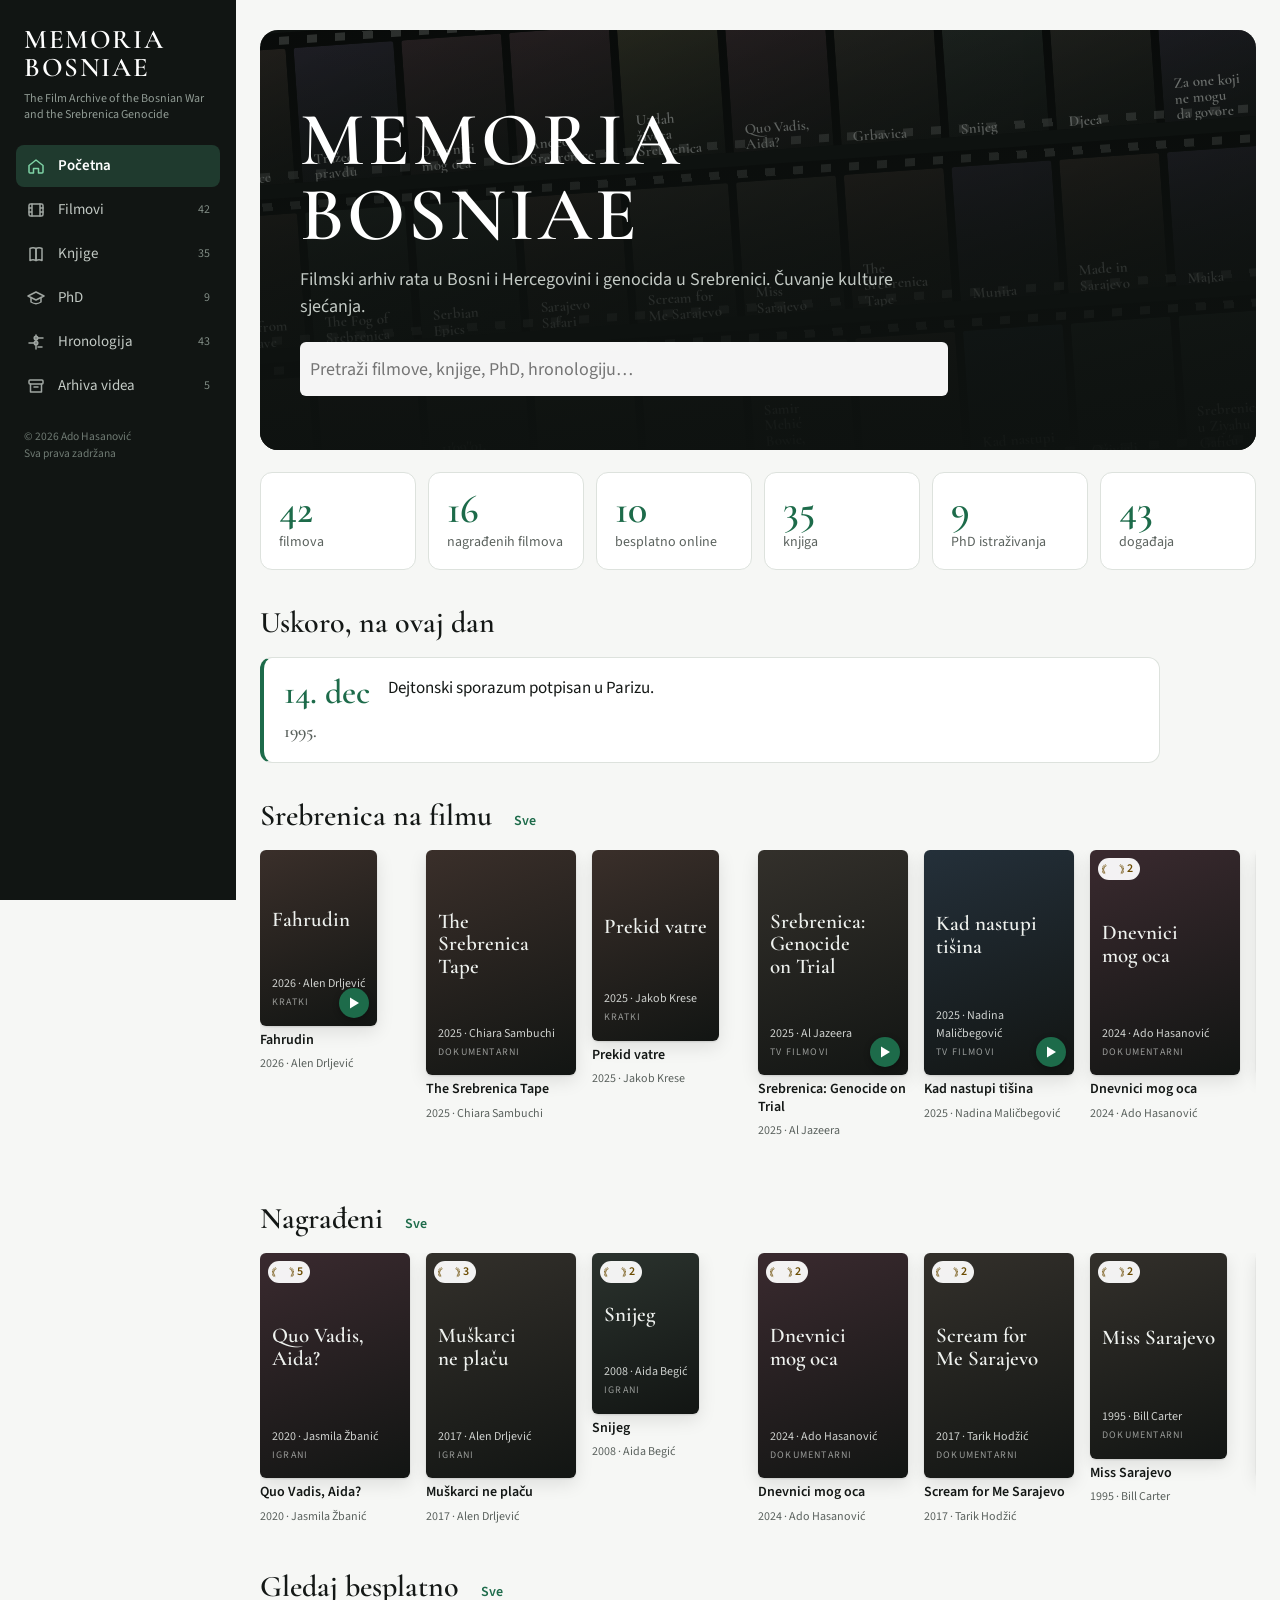
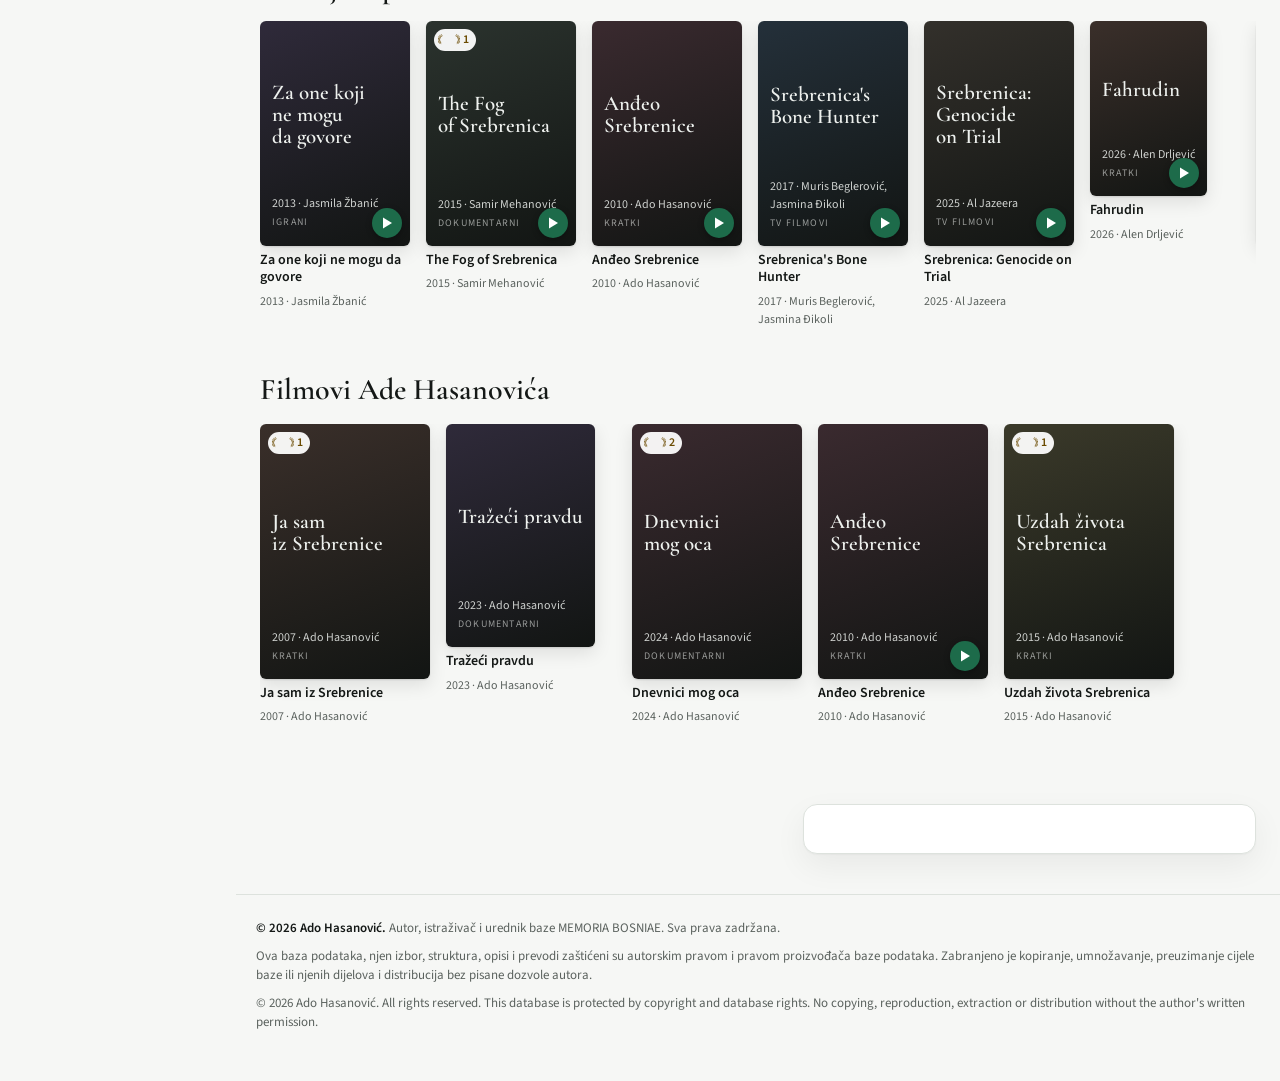
<file: index.html>
<!DOCTYPE html>
<html lang="bs">
<head>
<meta charset="utf-8">
<meta name="viewport" content="width=device-width,initial-scale=1">
<title>MEMORIA BOSNIAE</title>
<link rel="stylesheet" href="fonts.css">
<style>
/* VOICE: quiet editorial tool for an archive of record
   IDEA: a film archive's card catalogue, each work one index card with its provenance
   PICTURE: the catalogue itself, list of cards beside the open card
   COLOUR and TYPE: paper white, deep ink, Srebrenica flower green; amber only for "za provjeru"
   LAYOUT: bar with sections and actions, filters, list left, open card right */
:root{color-scheme:light dark;--bg:light-dark(#f6f7f5,#0f1311);--card:light-dark(#fff,#161b18);--ink:light-dark(#141816,#e9ece9);--mut:light-dark(#5b625e,#9aa39e);--line:light-dark(#dde2dd,#2a312d);--g:light-dark(#1d6b4a,#5fbf8f);--a:light-dark(#9a5b00,#e0a64a);--r:light-dark(#a3262a,#ef7b7f)}
*{box-sizing:border-box;min-width:0}
body{margin:0;background:var(--bg);color:var(--ink);font:16px/1.5 "Source Sans 3",system-ui,sans-serif}
h1,h2{font-family:"Cormorant Garamond",Georgia,serif;font-weight:600;line-height:1.1;margin:0}
button,input,select,textarea{font:inherit;color:inherit}
button{cursor:pointer;min-height:40px;padding:0 14px;border:1px solid var(--line);border-radius:6px;background:var(--card)}
button:hover{border-color:var(--g)}
button.pri{background:var(--g);border-color:var(--g);color:#fff}
button.dng{color:var(--r)}
:focus-visible{outline:3px solid var(--g);outline-offset:2px}
input,select,textarea{width:100%;padding:8px 10px;border:1px solid var(--line);border-radius:6px;background:var(--card);min-height:40px}
textarea{min-height:80px;resize:vertical}
.app{display:grid;grid-template-columns:236px minmax(0,1fr);min-height:100vh}
.side{position:sticky;top:0;height:100vh;overflow:auto;background:#111513;color:#d8ddd9;display:flex;flex-direction:column;gap:22px;padding:26px 16px 18px}
.brand{font-family:"Cormorant Garamond",serif;font-size:27px;line-height:1.02;font-weight:600;letter-spacing:.06em;color:#fff;padding:0 8px}
.brand small{display:block;margin-top:10px;font-family:"Source Sans 3",sans-serif;font-size:12px;line-height:1.35;letter-spacing:0;font-weight:400;color:#8f9a93}
.tabs{display:flex;flex-direction:column;gap:2px}
.tabs button{display:flex;align-items:center;gap:12px;width:100%;min-height:42px;padding:0 10px;border:0;border-radius:8px;background:none;color:#c3cac5;text-align:start;font-size:15px}
.tabs button svg{flex:none;opacity:.8}
.tabs button .n{margin-inline-start:auto;font-size:12px;color:#7f8a83;font-variant-numeric:tabular-nums}
.tabs button:hover{background:#1c221f;color:#fff}
.tabs button[aria-pressed=true]{background:#1f3a2e;color:#fff;font-weight:600}
.tabs button[aria-pressed=true] svg{opacity:1;color:#7fd3a6}
.sideacts{display:flex;flex-direction:column;gap:6px;margin-top:auto}
.sideacts button{background:#1a1f1c;border-color:#2a312d;color:#d8ddd9;text-align:start;font-size:14px}
.sideacts button:hover{border-color:#5fbf8f}
#home{padding:0 24px 40px}
.hhero{position:relative;overflow:hidden;border-radius:18px;background:#0e1210;color:#eef1ee;min-height:420px;display:flex;align-items:flex-end}
.hwall{position:absolute;inset:-30px -60px;display:flex;flex-direction:column;justify-content:center;gap:14px;transform:rotate(-4deg);opacity:.6}
.hstripe{background:#050605;padding:16px 0;overflow:hidden;position:relative}.hstripe::before,.hstripe::after{content:"";position:absolute;left:0;right:0;height:8px;background:repeating-linear-gradient(90deg,transparent 0 10px,#cfd3cf 10px 20px,transparent 20px 28px);opacity:.35}.hstripe::before{top:4px}.hstripe::after{bottom:4px}
.hreel{display:flex;gap:8px;width:max-content;height:150px;animation:reel 90s linear infinite}.hstripe.rev .hreel{animation-direction:reverse;animation-duration:110s}@keyframes reel{from{transform:translateX(0)}to{transform:translateX(-50%)}}
.hwall .ph{aspect-ratio:2/3;height:100%;border-radius:3px;overflow:hidden;flex:none}.hwall img,.hwall .typo{width:100%;height:100%;object-fit:cover}
.hwall .typo .tt{font-size:15px}.hwall .typo .ty,.hwall .typo .tm{display:none}
.hhero::after{content:"";position:absolute;inset:0;background:linear-gradient(180deg,rgb(14 18 16/.15) 0%,rgb(14 18 16/.75) 55%,rgb(14 18 16/.97) 100%)}
.hin{position:relative;z-index:1;padding:40px;max-width:820px;display:flex;flex-direction:column;gap:14px}
.hin h2{font-family:"Cormorant Garamond",Georgia,serif;font-size:clamp(44px,6vw,76px);line-height:.98;letter-spacing:.04em;margin:0;color:#fff}
.hin p{margin:0;font-size:18px;color:#c3cac5;max-width:36em}
.hsearch{display:flex;gap:8px;margin-top:8px}.hsearch input{min-height:54px;font-size:18px;background:rgb(255 255 255/.96);color:#141816;border:0}
.hres{position:relative;z-index:2;margin-top:10px;background:var(--card);color:var(--ink);border-radius:12px;max-height:340px;overflow:auto;box-shadow:0 12px 30px rgb(0 0 0/.35)}
.hres button{display:flex;gap:12px;width:100%;border:0;border-bottom:1px solid var(--line);border-radius:0;background:none;text-align:start;padding:10px 14px;min-height:48px;align-items:center}
.hres small{color:var(--g);font-weight:600;min-width:7.5em}
.hstats{display:grid;grid-template-columns:repeat(auto-fit,minmax(140px,1fr));gap:12px;margin:22px 0 6px}
.hstat{background:var(--card);border:1px solid var(--line);border-radius:12px;padding:16px 18px;text-align:start}
.hstat b{display:block;font-family:"Cormorant Garamond",Georgia,serif;font-size:40px;line-height:1;color:var(--g)}
.hstat span{font-size:14px;color:var(--mut)}
.hrow{margin-top:30px}.hrow h3{font-family:"Cormorant Garamond",Georgia,serif;font-size:30px;margin:0 0 12px;display:flex;align-items:baseline;gap:12px}
.hrow h3 button{font-family:"Source Sans 3",sans-serif;font-size:14px;min-height:32px;padding:0 10px;border:0;background:none;color:var(--g)}
.hstrip{display:grid;grid-auto-flow:column;grid-auto-columns:minmax(150px,170px);gap:16px;overflow-x:auto;padding-bottom:8px}
.hday{display:flex;gap:18px;align-items:flex-start;background:var(--card);border:1px solid var(--line);border-left:4px solid var(--g);border-radius:12px;padding:18px 20px;max-width:900px}
.hday .d{font-family:"Cormorant Garamond",Georgia,serif;font-size:34px;line-height:1;color:var(--g);white-space:nowrap}
.upbar{position:fixed;left:50%;bottom:22px;transform:translateX(-50%);display:none;align-items:center;gap:12px;background:#111513;color:#eef1ee;padding:10px 12px 10px 18px;border-radius:12px;box-shadow:0 10px 30px rgb(0 0 0/.3);z-index:25;font-size:15px}.upbar.on{display:flex}.upbar #uplater{background:none;color:#c3cac5;border-color:#2a312d}
.ver{display:inline-block;margin-top:10px;font-family:"Source Sans 3",sans-serif;font-size:12px;letter-spacing:.02em;font-weight:600;color:#a6e6c3;background:#1f3a2e;padding:2px 9px;border-radius:99px}.ver:empty{display:none}
.sidecopy{margin:0;padding:0 8px;font-size:11.5px;line-height:1.4;color:#6f7a73}
.mainw{min-width:0;display:flex;flex-direction:column}
.top{position:sticky;top:0;z-index:5;display:flex;flex-wrap:wrap;align-items:center;gap:10px 16px;padding:18px 24px 12px;background:color-mix(in srgb,var(--bg) 92%,transparent);backdrop-filter:blur(10px)}
.top h1{font-family:"Cormorant Garamond",Georgia,serif;font-size:38px;line-height:1;margin:0 auto 0 0}
.acts{display:flex;gap:6px;flex-wrap:wrap}
.tools{display:grid;grid-template-columns:repeat(auto-fit,minmax(150px,1fr));gap:8px 10px;padding:4px 24px 12px;align-items:end}.tools .q{grid-column:span 2}.chk{display:flex;gap:8px;align-items:center;min-height:40px;font-size:15px;color:var(--ink)!important}.chk input{width:20px;min-height:0;height:20px;accent-color:var(--g)}
.tools label{font-size:13px;color:var(--mut)}
.stats{padding:0 24px 14px;font-size:14px;color:var(--mut);display:flex;gap:16px;flex-wrap:wrap}
.stats b{color:var(--ink)}
main{display:grid;grid-template-columns:minmax(0,1.15fr) minmax(0,1fr);gap:22px;padding:0 24px 40px;align-items:start}
.list{display:flex;flex-direction:column;gap:6px;max-height:calc(100vh - 200px);overflow:auto;padding:4px 6px 4px 2px}
.it{flex:none;display:grid;grid-template-columns:auto minmax(0,1fr) auto;gap:4px 12px;text-align:start;padding:10px 12px;background:var(--card);border:1px solid var(--line);border-radius:8px;min-height:0}
.it[aria-current=true]{border-color:var(--g);box-shadow:0 0 0 1px var(--g)}
.it .y{font-family:"Cormorant Garamond",serif;font-size:22px;color:var(--g);line-height:1.1;min-width:2.6em}
.it .t{font-weight:600}
.it .s{grid-column:2;font-size:14px;color:var(--mut)}
.badge{font-size:12px;font-weight:600;padding:2px 8px;border-radius:99px;white-space:nowrap;align-self:start}
.P{background:color-mix(in srgb,var(--g) 16%,transparent);color:var(--g)}
.ZP{background:color-mix(in srgb,var(--a) 18%,transparent);color:var(--a)}
.warn{color:var(--a);font-size:13px}
.bk .typo{background:linear-gradient(160deg,var(--c),#121513)}
.bk .typo .tt{font-size:18px}
.list.grid{display:grid;grid-template-columns:repeat(auto-fill,minmax(150px,1fr));gap:18px 14px;align-content:start}
.list.grid:has(.vc){grid-template-columns:repeat(auto-fill,minmax(230px,1fr))}
.pc{display:flex;flex-direction:column;gap:6px;text-align:start;padding:0;border:0;background:none;min-height:0}
.pc .ph{position:relative;aspect-ratio:2/3;border-radius:6px;overflow:hidden;box-shadow:0 1px 2px rgb(0 0 0/.12),0 6px 18px rgb(0 0 0/.10);outline:2px solid transparent;transition:transform .15s}
.pc:hover .ph{transform:translateY(-2px)}.pc[aria-current=true] .ph{outline-color:var(--g);outline-offset:3px}
.pc img{width:100%;height:100%;object-fit:cover;display:block}
.typo{width:100%;height:100%;display:flex;flex-direction:column;justify-content:space-between;padding:14px 12px;color:#eef1ee}
.typo .tt{font-family:"Cormorant Garamond",Georgia,serif;font-weight:600;font-size:21px;line-height:1.05;text-wrap:balance}
.typo .ty{font-size:12px;opacity:.85}.typo .tm{font-size:10px;letter-spacing:.12em;text-transform:uppercase;opacity:.7}
.pc .pt{font-weight:600;font-size:14px;line-height:1.25}.pc .ps{font-size:12px;color:var(--mut)}
.wb{position:absolute;top:8px;left:8px;display:flex;align-items:center;gap:3px;background:rgb(255 255 255/.94);color:#6b4b00;font-size:12px;font-weight:700;padding:2px 7px 2px 4px;border-radius:99px}
.sd{position:absolute;top:10px;right:10px;width:10px;height:10px;border-radius:50%;border:2px solid #fff}.sd.P{background:var(--g)}.sd.ZP{background:var(--a)}
.hero{display:grid;grid-template-columns:180px minmax(0,1fr);gap:22px;align-items:start}
.hero .ph{aspect-ratio:2/3;border-radius:6px;overflow:hidden;box-shadow:0 6px 22px rgb(0 0 0/.18)}.hero img{width:100%;height:100%;object-fit:cover;display:block}
.laurels{display:flex;flex-wrap:wrap;gap:10px 18px;margin:6px 0 4px}
.laurel{position:relative;width:168px;height:92px;display:flex;align-items:center;justify-content:center;color:#7a5a12}
.laurel.n{color:var(--mut)}
.laurel svg{position:absolute;inset:0;width:100%;height:100%}
.laurel .lt{position:relative;text-align:center;max-width:104px;line-height:1.1;display:flex;flex-direction:column;gap:2px}
.laurel b{font-size:11.5px;text-transform:none}.laurel span{font-size:10.5px;opacity:.85}
.fj{list-style:none;margin:0;padding:0;border-top:1px solid var(--line)}
.fj li{display:grid;grid-template-columns:3.2em minmax(0,1fr) auto;gap:10px;padding:8px 0;border-bottom:1px solid var(--line);font-size:15px;align-items:baseline}
.fj .y{color:var(--mut);font-variant-numeric:tabular-nums}
.rz{font-size:11px;font-weight:700;padding:1px 8px;border-radius:99px;white-space:nowrap}
.rz.nagrada{background:#f3e7c4;color:#6b4b00}.rz.nominacija{background:color-mix(in srgb,var(--a) 14%,transparent);color:var(--a)}.rz.selekcija{background:color-mix(in srgb,var(--mut) 14%,transparent);color:var(--mut)}
.watchbar{display:flex;flex-wrap:wrap;gap:8px;margin:14px 0 6px}
.playbtn{display:inline-flex;align-items:center;gap:10px;min-height:48px;padding:0 20px;border-radius:8px;border:0;background:var(--g);color:#fff;font-weight:600;font-size:16px}
.playbtn.paid{background:var(--ink);color:var(--bg)}
.playbtn svg{flex:none}
.find{display:flex;flex-wrap:wrap;gap:6px;align-items:center;font-size:14px;color:var(--mut)}
.find a{padding:4px 10px;border:1px solid var(--line);border-radius:99px;text-decoration:none;color:var(--ink)}
.find a:hover{border-color:var(--g)}
.pb{position:absolute;bottom:8px;right:8px;width:30px;height:30px;border-radius:50%;background:var(--g);display:flex;align-items:center;justify-content:center;box-shadow:0 2px 6px rgb(0 0 0/.3)}
video.arch{width:100%;max-height:420px;background:#000;border-radius:8px;margin:6px 0}
.frow{display:grid;grid-template-columns:70px minmax(0,1.3fr) minmax(0,1fr) minmax(0,1.2fr) 120px 40px;gap:6px;margin-bottom:6px}
.frow input[data-f=izvor]{grid-column:2/6}
.drop{display:flex;gap:14px;align-items:center;padding:12px;border:1px dashed var(--line);border-radius:8px}
.drop.on{border-color:var(--g);background:color-mix(in srgb,var(--g) 8%,transparent)}
.drop .pv{width:72px;aspect-ratio:2/3;border-radius:4px;overflow:hidden;background:var(--line);flex:none}.drop .pv img{width:100%;height:100%;object-fit:cover}
.panel{position:sticky;top:84px;max-height:calc(100vh - 100px);overflow:auto;background:var(--card);border:1px solid var(--line);border-radius:14px;padding:24px;box-shadow:0 1px 2px rgb(0 0 0/.04),0 12px 32px rgb(0 0 0/.06)}
main.nosel{grid-template-columns:minmax(0,1fr)}main.nosel .panel{display:none}.pclose{position:absolute;top:12px;right:12px;z-index:5;width:36px;height:36px;min-height:0;padding:0;border-radius:50%;font-size:20px;line-height:1;background:rgb(0 0 0/.55);color:#fff;border:0}.panel.film{padding:0}.panel.film .inner{padding:24px}
.vfac{position:relative;aspect-ratio:16/9;border-radius:10px;overflow:hidden;background:#0d100e;cursor:pointer;display:flex;align-items:center;justify-content:center}.vfac img{width:100%;height:100%;object-fit:cover;display:block}.vfac svg{position:absolute;width:62px;height:62px;color:#fff;filter:drop-shadow(0 3px 10px rgb(0 0 0/.6))}.vfac:hover img{opacity:.8}
.vwrap{position:relative;aspect-ratio:16/9;border-radius:10px;overflow:hidden;background:#000}.vwrap iframe{position:absolute;inset:0;width:100%;height:100%;border:0}
.vwarn{margin:0 0 8px;padding:8px 12px;border-radius:8px;background:#5a2f2a;color:#fde8e4;font-size:14px}
.kredit{margin:8px 0 0;font-size:13px;color:var(--g)}
.pc.vc .ph{aspect-ratio:16/9}.uw{position:absolute;top:8px;left:8px;width:22px;height:22px;border-radius:50%;background:#b3453a;color:#fff;font-weight:700;font-size:14px;display:flex;align-items:center;justify-content:center}
.backdrop{position:relative;padding:24px;border-radius:14px 14px 0 0;overflow:hidden;background:#151a17;color:#eef1ee}
.backdrop .bg{position:absolute;inset:-30px;background-size:cover;background-position:center;filter:blur(28px) saturate(1.1);opacity:.5;transform:scale(1.1)}
.backdrop::after{content:"";position:absolute;inset:0;background:linear-gradient(180deg,rgb(17 21 19/.35),rgb(17 21 19/.85))}
.backdrop>*{position:relative;z-index:1}
.backdrop .meta{color:#c3cac5}.backdrop h2{color:#fff}
.backdrop .find{color:#c3cac5}.backdrop .find a{color:#eef1ee;border-color:rgb(255 255 255/.2)}
.backdrop .laurels{margin-top:18px}.backdrop .badge.P{background:rgb(127 211 166/.18);color:#a6e6c3}.backdrop .badge.ZP{background:rgb(224 166 74/.2);color:#f0c27e}.backdrop .laurel{color:#e3c477}.backdrop .laurel.n{color:#aab3ad}
.panel h2{font-size:34px}
.meta{color:var(--mut);margin:6px 0 14px}
.sec{margin:14px 0}
.sec h3{font-size:13px;color:var(--mut);margin:0 0 4px;font-weight:600}
.sec p{margin:0}
.chips{display:flex;flex-wrap:wrap;gap:6px}
.chip{font-size:13px;padding:2px 10px;border-radius:99px;border:1px solid var(--line)}
.w{display:flex;gap:8px;align-items:baseline;margin:4px 0}
.w .k{font-size:12px;font-weight:600;padding:1px 8px;border-radius:99px;white-space:nowrap}
.k.besplatno{background:color-mix(in srgb,var(--g) 16%,transparent);color:var(--g)}
.k.reklame,.k.placeno{background:color-mix(in srgb,var(--a) 16%,transparent);color:var(--a)}
.k.nema{background:color-mix(in srgb,var(--r) 12%,transparent);color:var(--r)}
a{color:var(--g);overflow-wrap:anywhere}
.row{display:flex;gap:8px;flex-wrap:wrap;margin-top:16px}
.form{display:grid;grid-template-columns:minmax(0,1fr) minmax(0,1fr);gap:10px 12px}
.form .full{grid-column:1/-1}
.form label{font-size:13px;color:var(--mut);display:block;margin-bottom:3px}
.wrow{display:grid;grid-template-columns:130px minmax(0,1fr) minmax(0,1.4fr) 40px;gap:6px;margin-bottom:6px}
.wrow button{padding:0}
.empty{color:var(--mut);padding:30px;text-align:center}
.toast{position:fixed;bottom:20px;left:50%;transform:translateX(-50%);background:var(--ink);color:var(--bg);padding:10px 18px;border-radius:8px;opacity:0;transition:opacity .2s;pointer-events:none;z-index:20}
.toast.on{opacity:1}
.modal{position:fixed;inset:0;background:rgb(0 0 0/.4);display:none;align-items:center;justify-content:center;z-index:30;padding:20px}
.modal.on{display:flex}
.modal>div{background:var(--card);border-radius:10px;padding:22px;max-width:420px}
.legal{border-top:1px solid var(--line);padding:24px 20px 40px;font-size:13px;color:var(--mut);max-width:1100px}.legal p{margin:0 0 8px}.legal strong{color:var(--ink)}
.web #bNew,.web #bUndo,.web #bVid,.web .sideacts,.web .panel .row,.web .warnsec,.web .notesec,.web #fs,.web label[for=fs],.web .sd,.web .badge{display:none!important}
@media(prefers-reduced-motion:reduce){.toast{transition:none}.hreel{animation:none}}
@media(max-width:860px){.app{grid-template-columns:minmax(0,1fr)}.side{position:static;height:auto;padding:16px}.tabs{flex-direction:row;flex-wrap:wrap}.tabs button{width:auto}.sideacts{flex-direction:row;flex-wrap:wrap;margin-top:0}.panel{position:static;max-height:none}.hero{grid-template-columns:120px minmax(0,1fr)}.frow{grid-template-columns:minmax(0,1fr) minmax(0,1fr)}.frow input[data-f=izvor]{grid-column:1/-1}main{grid-template-columns:minmax(0,1fr)}.list{max-height:none}.panel{position:static;max-height:none}.tools{grid-template-columns:minmax(0,1fr) minmax(0,1fr)}.tools .q{grid-column:1/-1}.form{grid-template-columns:minmax(0,1fr)}.wrow{grid-template-columns:minmax(0,1fr) minmax(0,1fr)}}
</style>
</head>
<body>
<div class="app">
<aside class="side">
  <div class="brand">MEMORIA<br>BOSNIAE<small>The Film Archive of the Bosnian War and the Srebrenica Genocide</small><span class="ver" id="ver"></span></div>
  <nav class="tabs" id="tabs" aria-label="Sekcije"></nav>
  <div class="sideacts">
    <button id="bSave">Spremi kopiju baze</button>
    <button id="bLoad">Učitaj bazu</button>
    <button id="bPub">Objavi na web</button>
    <button id="bExport">Izvezi JSON</button>
    <button id="bSet">Postavke objave</button>
  </div>
  <p class="sidecopy">© 2026 Ado Hasanović<br>Sva prava zadržana</p>
  <input type="file" id="file" accept=".json,application/json" hidden><input type="file" id="vid" accept="video/*,.mp4,.mov,.mkv,.webm" multiple hidden><input type="file" id="pimg" accept="image/*" hidden><input type="file" id="srt" accept=".srt,.vtt,.txt" hidden>
</aside>
<div class="mainw">
  <header class="top">
    <h1 id="h1">Filmovi</h1>
    <div class="acts">
      <button id="bVid" hidden>Uvezi videe iz ADONIS</button>
      <button id="bUndo" disabled>Poništi</button>
      <button class="pri" id="bNew">+ Novi unos</button>
    </div>
  </header>
  <section id="home" hidden></section>
  <div class="tools" id="tools"></div>
  <div class="stats" id="stats"></div>
  <main>
    <div class="list" id="list" role="list"></div>
    <section class="panel" id="panel" aria-live="polite"></section>
  </main>
  <footer class="legal">
    <p><strong>© 2026 Ado Hasanović.</strong> Autor, istraživač i urednik baze MEMORIA BOSNIAE. Sva prava zadržana.</p>
    <p>Ova baza podataka, njen izbor, struktura, opisi i prevodi zaštićeni su autorskim pravom i pravom proizvođača baze podataka. Zabranjeno je kopiranje, umnožavanje, preuzimanje cijele baze ili njenih dijelova i distribucija bez pisane dozvole autora.</p>
    <p lang="en">© 2026 Ado Hasanović. All rights reserved. This database is protected by copyright and database rights. No copying, reproduction, extraction or distribution without the author's written permission.</p>
  </footer>
</div>
</div>
<div class="upbar" id="upbar" role="status"><span id="upmsg"></span><button class="pri" id="upgo">Restartuj sada</button><button id="uplater">Kasnije</button></div>
<div class="toast" id="toast" role="status"></div>
<div class="modal" id="smodal"><div style="max-width:480px"><h2 style="font-size:28px;margin:0 0 8px">Objava na web</h2><p style="margin:0 0 12px;color:var(--mut);font-size:15px">Web stranica: <a href="#" id="siteLink">adohasanovicfilm.github.io/memoria-bosniae</a></p><label for="tok" style="font-size:13px;color:var(--mut)">GitHub ključ (token) s pravom pisanja u repo memoria-bosniae</label><input id="tok" type="password" autocomplete="off" placeholder="github_pat_…" style="margin:4px 0 6px"><p id="tokState" style="margin:0 0 10px;font-size:13px;color:var(--mut)"></p><div class="row" style="margin-top:6px"><button class="pri" id="tokSave">Spremi ključ</button><button id="tokNew">Napravi ključ na GitHubu</button><button id="sClose">Zatvori</button></div></div></div>
<div class="modal" id="modal"><div><p id="mq"></p><div class="row"><button class="dng" id="my">Da, obriši</button><button id="mn">Odustani</button></div></div></div>

<script>
{
const SEED=(/*SEED*/null)||{filmovi:[],knjige:[],phd:[],hronologija:[],svjedocanstva:[],arhiva:[]};
const KEY="mb-cinema-db";
const $=s=>document.querySelector(s);
const esc=v=>String(v??"").replace(/[&<>"]/g,c=>({"&":"&amp;","<":"&lt;",">":"&gt;",'"':"&quot;"}[c]));
const clone=o=>JSON.parse(JSON.stringify(o));
const get=(o,p)=>p.split(".").reduce((a,k)=>a?.[k],o);
const set=(o,p,v)=>{const ks=p.split(".");let a=o;ks.slice(0,-1).forEach(k=>{a[k]=a[k]||{};a=a[k]});a[ks.at(-1)]=v};

const TIP={igrani:"Igrani",dokumentarni:"Dokumentarni",kratki:"Kratki",tv:"TV filmovi",serija:"Serije",sporni:"Propagandni i sporni"};
const GL={besplatno:"Besplatno bez reklama",reklame:"Besplatno uz reklame",placeno:"Plaćeno",nema:"Nedostupno online"};
const JEZ={bs:"bosanski",hr:"hrvatski",sr:"srpski",en:"engleski",it:"talijanski",fr:"francuski",de:"njemački",nl:"holandski"};
const DOZ={nema:"Nema dozvole (ne ide na web)",presskit:"Press kit distributera",distributer:"Pisana dozvola distributera",vlastito:"Vlastito djelo"};
const REZ={nagrada:"Nagrada",nominacija:"Nominacija",selekcija:"Selekcija"};
const wins=x=>(x.festivali||[]).filter(r=>r.rezultat==="nagrada").length;
const TONES=["#2b332e","#3a2f2a","#24303a","#3b3a2a","#2f2a3a","#1f3330","#3a2a2f","#33302b"];
const tone=t=>TONES[[...String(t)].reduce((a,c)=>a+c.charCodeAt(0),0)%TONES.length];
const typo=x=>`<div class="typo" style="background:linear-gradient(160deg,${tone(x.naslov)},#121513)"><span></span><span class="tt">${esc(x.naslov)}</span><span class="ty">${esc([x.godina,x.rezija].filter(Boolean).join(" · "))}<br><span class="tm">${esc(TIP[x.tip]||"")}</span></span></div>`;
const AUTO={};
const PLAYSVG='<svg width="14" height="14" viewBox="0 0 14 14" aria-hidden="true"><path d="M3 1.5 L12 7 L3 12.5 Z" fill="currentColor"/></svg>';
const freeSrc=x=>(x.gledati||[]).find(g=>g.url&&g.vrsta==="besplatno")||(x.gledati||[]).find(g=>g.url&&g.vrsta==="reklame");
const paidSrc=x=>(x.gledati||[]).find(g=>g.url&&g.vrsta==="placeno");
const FIND=[["JustWatch Italija","https://www.justwatch.com/it/cerca?q="],["JustWatch SAD","https://www.justwatch.com/us/search?q="],["MUBI","https://mubi.com/search/films?query="],["ARTE","https://www.arte.tv/it/search/?q="],["MLOL","https://www.medialibrary.it/media/ricerca.aspx?keywords="],["Letterboxd","https://letterboxd.com/search/films/"],["YouTube","https://www.youtube.com/results?search_query="]];
const findLinks=x=>{const q=encodeURIComponent((x.naslovEn||x.naslov)+(x.godina?" "+x.godina:""));const qt=encodeURIComponent(x.naslovEn||x.naslov);return FIND.map(([n,u])=>`<a href="${u}${n==="Letterboxd"?qt+"/":n.startsWith("JustWatch")?qt:q}" target="_blank" rel="noopener">${n}</a>`).join("")};
const posterHtml=x=>{const u=x.poster||AUTO[x.id];return u?`<img src="${u}" alt="Plakat: ${esc(x.naslov)}" loading="lazy">`:typo(x)};
const LEAF=(()=>{const P=[];for(let i=0;i<=8;i++){const th=(235-i*14)*Math.PI/180;P.push([56+48*Math.cos(th),52-44*Math.sin(th)])}
let d=`<path d="M${P.map(q=>q[0].toFixed(1)+" "+q[1].toFixed(1)).join(" L")}" fill="none" stroke="currentColor" stroke-width="1.6"/>`;
for(let i=1;i<P.length;i++){const[a,b]=P[i-1],[c,e]=P[i];const ang=Math.atan2(e-b,c-a)*180/Math.PI;for(const side of[-1,1]){const off=side*6,nx=-(e-b),ny=(c-a),L=Math.hypot(nx,ny)||1,x=c+nx/L*off,y=e+ny/L*off;d+=`<ellipse cx="${x.toFixed(1)}" cy="${y.toFixed(1)}" rx="2.8" ry="7" transform="rotate(${(ang+90+side*35).toFixed(0)} ${x.toFixed(1)} ${y.toFixed(1)})"/>`}}return d})();
const laurel=r=>`<div class="laurel ${r.rezultat==="nagrada"?"w":"n"}"><svg viewBox="0 0 184 100" aria-hidden="true"><g fill="currentColor" opacity="${r.rezultat==="nagrada"?0.85:0.45}">${LEAF}</g><g fill="currentColor" opacity="${r.rezultat==="nagrada"?0.85:0.45}" transform="translate(184 0) scale(-1 1)">${LEAF}</g></svg><div class="lt"><b>${esc(r.nagrada||REZ[r.rezultat])}</b><span>${esc([r.festival,r.god].filter(Boolean).join(" "))}</span></div></div>`;
const SAG={da:"Saglasnost: da",ne:"Saglasnost: nema",utoku:"Saglasnost: u toku"};
const PRAVA={nepoznato:"Prava nepoznata",javno:"Javno, samo link",dozvola:"Dozvola autora",vlastito:"Vlastiti snimak"};
const VTIP={sudnica:"Snimak sa suđenja",dokaz:"Dokazni snimak",priznanje:"Priznanje krivice",presuda:"Izricanje presude",dokumentarac:"Dokumentarac",dramatizacija:"Dramatizacija",svjedok:"Svjedočenje",arhiv:"Arhivski snimak",drugo:"Drugo"};
const ZAS={nema:"Nema zaštićenih svjedoka",pseudonim:"Svjedok pod pseudonimom",izoblicenje:"Izobličen lik ili glas",provjeriti:"Provjeriti"};
const ytId=s=>{s=String(s||"").trim();if(!s)return "";const m=s.match(/(?:v=|youtu\.be\/|embed\/)([A-Za-z0-9_-]{11})/);return m?m[1]:(/^[A-Za-z0-9_-]{11}$/.test(s)?s:"")};
const ytThumb=i=>`https://i.ytimg.com/vi/${i}/hqdefault.jpg`;
const COLS={
 filmovi:{label:"Filmovi",prefix:"f",title:x=>x.naslov,year:x=>x.godina,sub:x=>[x.rezija,TIP[x.tip]].filter(Boolean).join(" · "),
  fields:[["naslov","Originalni naslov","text"],["naslovEn","Engleski naslov","text"],["naslovIt","Talijanski naslov","text"],["tip","Vrsta","select",TIP],["godina","Godina","num"],["trajanje","Trajanje","text"],["rezija","Režija","text"],["zemlja","Zemlja","text"],["sinopsis.bs","Sinopsis BS","area"],["sinopsis.en","Sinopsis EN","area"],["sinopsis.it","Sinopsis IT","area"],["poster","Plakat","poster"],["posterIzvor","Izvor plakata","text"],["posterDozvola","Dozvola za plakat","select",DOZ],["festivali","Festivalski put i nagrade","fest"],["gledati","Gdje gledati","watch"],["teme","Teme (zarezom)","tags"],["izvori","Izvori (jedan link po redu)","lines"],["status","Status","select",{P:"Provjereno",ZP:"Za provjeru"}],["napomena","Napomena","area"]],
  blank:()=>({tip:"dokumentarni",naslov:"Novi film",naslovEn:"",naslovIt:"",godina:"",zemlja:"",rezija:"",trajanje:"",sinopsis:{bs:"",en:"",it:""},festivali:[],poster:"",posterIzvor:"",posterDozvola:"nema",gledati:[],teme:[],izvori:[],status:"ZP",napomena:""}),
  text:x=>[x.naslov,x.naslovEn,x.naslovIt,x.rezija,x.zemlja,x.godina,(x.festivali||[]).map(r=>r.festival+" "+r.nagrada).join(" "),x.sinopsis?.bs,(x.teme||[]).join(" ")].join(" ")},
 knjige:{label:"Knjige",prefix:"b",title:x=>x.naslov,year:x=>x.godina,sub:x=>[x.autor,JEZ[x.jezik]||x.jezik].filter(Boolean).join(" · "),
  fields:[["naslov","Naslov","text"],["autor","Autor","text"],["godina","Godina","num"],["izdavac","Izdavač","text"],["jezik","Jezik","select",JEZ],["vrsta","Vrsta","select",{"svjedočanstvo":"Svjedočanstvo","historija i novinarstvo":"Historija i novinarstvo","izvještaj":"Izvještaj","proza i poezija":"Proza i poezija","grafički roman i fotografija":"Grafički roman i fotografija","studija o filmu":"Studija o filmu"}],["opis","Opis","area"],["status","Status","select",{P:"Provjereno",ZP:"Za provjeru"}]],
  blank:()=>({vrsta:"historija i novinarstvo",autor:"",naslov:"Nova knjiga",godina:"",izdavac:"",jezik:"bs",opis:"",status:"ZP"}),
  text:x=>[x.naslov,x.autor,x.izdavac,x.godina,x.opis,x.vrsta].join(" ")},
 phd:{label:"PhD",prefix:"d",title:x=>x.naslov,year:x=>x.godina,sub:x=>[x.autor,x.univerzitet].filter(Boolean).join(" · "),
  fields:[["naslov","Naslov disertacije","area"],["autor","Autor","text"],["univerzitet","Univerzitet","text"],["godina","Godina","num"],["url","Repozitorij (link)","text"],["status","Status","select",{P:"Provjereno",ZP:"Za provjeru"}],["napomena","Napomena","area"]],
  blank:()=>({autor:"",naslov:"Nova disertacija",univerzitet:"",godina:"",url:"",status:"ZP",napomena:""}),
  text:x=>[x.naslov,x.autor,x.univerzitet,x.godina].join(" ")},
 hronologija:{label:"Hronologija",prefix:"h",title:x=>x.tekst?.bs,year:x=>x.datum?.slice(0,4),sub:x=>[x.datum,x.izvor].filter(Boolean).join(" · "),
  fields:[["datum","Datum (GGGG-MM-DD)","text"],["tekst.bs","Tekst BS","area"],["tekst.en","Tekst EN","area"],["tekst.it","Tekst IT","area"],["izvor","Izvor","text"],["status","Status","select",{P:"Provjereno",ZP:"Za provjeru"}]],
  blank:()=>({datum:new Date().toISOString().slice(0,10),tekst:{bs:"Novi događaj",en:"",it:""},izvor:"",status:"ZP"}),
  text:x=>[x.datum,x.tekst?.bs,x.tekst?.en,x.izvor].join(" ")},
 svjedocanstva:{label:"Svjedočanstva",prefix:"s",title:x=>x.ime,year:x=>(x.datum||"").slice(0,4),sub:x=>[x.mjesto,SAG[x.saglasnost]].filter(Boolean).join(" · "),
  fields:[["ime","Ime svjedoka","text"],["mjesto","Mjesto snimanja","text"],["datum","Datum snimanja (GGGG-MM-DD)","text"],["autor","Autor snimka","text"],["jezik","Jezik iskaza","select",JEZ],["trajanje","Trajanje","text"],["video","Video (fajl ili link)","text"],["saglasnost","Saglasnost","select",SAG],["dokument","Gdje je dokument saglasnosti","text"],["transkript.bs","Transkript BS","srt"],["transkript.en","Transkript EN","srt"],["transkript.it","Transkript IT","srt"],["indeks","Indeks po minutama (npr. 03:10 Život u enklavi)","lines"],["mjesta","Mjesta (zarezom)","tags"],["teme","Teme (zarezom)","tags"],["filmovi","Povezani filmovi (zarezom)","tags"],["status","Status","select",{P:"Provjereno",ZP:"Za provjeru"}],["napomena","Napomena","area"]],
  blank:()=>({ime:"Novo svjedočanstvo",mjesto:"",datum:"",autor:"",jezik:"bs",trajanje:"",video:"",saglasnost:"ne",dokument:"",transkript:{bs:"",en:"",it:""},indeks:[],mjesta:[],teme:[],filmovi:[],status:"ZP",napomena:""}),
  text:x=>[x.ime,x.mjesto,x.autor,x.datum,(x.teme||[]).join(" "),(x.mjesta||[]).join(" "),x.transkript?.bs,x.transkript?.en].join(" ")},
 arhiva:{label:"Arhiva videa",prefix:"v",title:x=>x.naslov,year:x=>(x.datum||"").slice(0,4),sub:x=>[x.izvor,VTIP[x.vrsta],x.predmet,x.trajanje].filter(Boolean).join(" · "),
  fields:[["naslov","Naslov","text"],["vrsta","Vrsta zapisa","select",VTIP],["yt","YouTube ID ili link","text"],["originalni","Originalni naziv fajla","text"],["izvor","Izvor (institucija, kanal, autor)","text"],["url","Link na original","text"],["predmet","Predmet (npr. Krstić)","text"],["brojPredmeta","Broj predmeta (IT-98-33)","text"],["brojDokaza","Broj dokaza","text"],["ucr","Link na sudski zapis (UCR)","text"],["datum","Datum snimka (GGGG-MM-DD)","text"],["trajanje","Trajanje","text"],["prava","Prava korištenja","select",PRAVA],["kredit","Kredit (obavezno uz UN snimke)","text"],["zastita","Zaštita svjedoka","select",ZAS],["upozorenje","Upozorenje na sadržaj","select",{ne:"Ne",da:"Da"}],["opis","Opis","area"],["transkript.bs","Transkript BS","srt"],["teme","Teme (zarezom)","tags"],["status","Status","select",{P:"Provjereno",ZP:"Za provjeru"}],["napomena","Napomena","area"]],
  blank:()=>({naslov:"Novi video",vrsta:"drugo",yt:"",originalni:"",izvor:"",url:"",predmet:"",brojPredmeta:"",brojDokaza:"",ucr:"",datum:"",trajanje:"",prava:"nepoznato",kredit:"",zastita:"provjeriti",upozorenje:"ne",opis:"",transkript:{bs:"",en:"",it:""},teme:[],status:"ZP",napomena:""}),
  text:x=>[x.naslov,x.originalni,x.izvor,x.predmet,x.brojPredmeta,x.brojDokaza,x.opis,(x.teme||[]).join(" ")].join(" ")}
};

let db=null;try{db=JSON.parse(localStorage.getItem(KEY))}catch(e){}
if(!db||!db.filmovi)db=clone(SEED);
function migrate(d){(d.filmovi||[]).forEach(f=>{if(!Array.isArray(f.festivali)){const sf=SEED.filmovi.find(z=>z.id===f.id&&z.naslov===f.naslov);f.festivali=sf&&sf.festivali.length?clone(sf.festivali):(f.festivali?[{god:"",festival:String(f.festivali),sekcija:"",nagrada:"",rezultat:"selekcija",izvor:""}]:[])}f.poster=f.poster||"";f.posterIzvor=f.posterIzvor||"";f.posterDozvola=f.posterDozvola||"nema"});d.svjedocanstva=d.svjedocanstva||[];d.arhiva=d.arhiva||[];d.naziv="MEMORIA BOSNIAE";return d}
db=migrate(db);
let tab="pocetna",sel=null,edit=false,undo=null;
const F={q:"",a:"",b:"",s:"",n:false,o:""};

function persist(){if(typeof WEB!=="undefined"&&WEB)return;if(window.mb){db.autor="Ado Hasanović";db.izmijenjeno=new Date().toISOString();window.mb.save(JSON.stringify(db)).catch(()=>toast("Spremanje nije uspjelo"));return}db.autor="Ado Hasanović";db.prava="© 2026 Ado Hasanović. Sva prava zadržana. Zabranjeno kopiranje i distribucija bez pisane dozvole autora.";db.izmijenjeno=new Date().toISOString();try{localStorage.setItem(KEY,JSON.stringify(db))}catch(e){toast("Automatsko spremanje nije dostupno; koristi Spremi bazu.")}}
function snap(){undo=clone(db);$("#bUndo").disabled=false}
function toast(m){const t=$("#toast");t.textContent=m;t.classList.add("on");clearTimeout(t._h);t._h=setTimeout(()=>t.classList.remove("on"),2600)}
function warns(x){const w=[];if(tab==="filmovi"&&x.status==="P"&&(x.izvori||[]).length<2)w.push("Manje od dva izvora");if(tab==="filmovi"&&!(x.gledati||[]).length)w.push("Nema podatka gdje gledati");if(tab==="filmovi"&&!x.sinopsis?.en)w.push("Nema EN sinopsisa");if(tab==="filmovi"&&x.poster&&x.posterDozvola==="nema")w.push("Plakat bez dozvole: ne ide na web");if(tab==="svjedocanstva"&&x.saglasnost!=="da")w.push("Nema potvrđene saglasnosti: ne ide na web");if(tab==="svjedocanstva"&&!x.transkript?.bs)w.push("Nema transkripta");if(tab==="arhiva"&&x.prava==="nepoznato")w.push("Prava nepoznata: ne ide na web");return w}

function filters(){
  const c=COLS[tab];let opts="";
  const sel=(id,label,map)=>`<div><label for="${id}">${label}</label><select id="${id}"><option value="">Sve</option>${Object.entries(map).map(([k,v])=>`<option value="${esc(k)}">${esc(v)}</option>`).join("")}</select></div>`;
  if(tab==="filmovi")opts=sel("fa","Vrsta",TIP)+sel("fb","Dostupnost",GL)+`<div><label for="fo">Poredaj</label><select id="fo"><option value="">Najnovije</option><option value="stari">Najstarije</option><option value="naslov">Naslov A–Ž</option><option value="nagrade">Broj nagrada</option></select></div><label class="chk"><input type="checkbox" id="fn"${F.n?" checked":""}> Samo nagrađeni</label>`;
  else if(tab==="knjige")opts=sel("fa","Vrsta",c.fields.find(f=>f[0]==="vrsta")[3])+sel("fb","Jezik",JEZ);
  else if(tab==="arhiva")opts=sel("fa","Vrsta zapisa",VTIP)+sel("fb","Predmet",Object.fromEntries([...new Set(db.arhiva.map(x=>x.predmet).filter(Boolean))].sort().map(v=>[v,v])));
  else opts="<div></div><div></div>";
  $("#tools").innerHTML=`<div class="q"><label for="fq">Pretraga</label><input id="fq" type="search" placeholder="Naslov, autor, festival, tema…" value="${esc(F.q)}"></div>${opts}${sel("fs","Status",{P:"Provjereno",ZP:"Za provjeru",W:"S upozorenjem"})}<button id="fx">Očisti</button>`;
  ["fa","fb","fs","fo"].forEach(id=>{const e=$("#"+id);if(e)e.value=F[id[1]]||""});
}
function rows(){
  const c=COLS[tab],q=F.q.toLowerCase();
  return db[tab].filter(x=>{
    if(q&&!c.text(x).toLowerCase().includes(q))return false;
    if(F.s==="W"){if(!warns(x).length)return false}else if(F.s&&x.status!==F.s)return false;
    if(tab==="filmovi"){if(F.n&&!wins(x))return false;if(F.a&&x.tip!==F.a)return false;if(F.b&&!(x.gledati||[]).some(g=>g.vrsta===F.b))return false}
    if(tab==="knjige"){if(F.a&&x.vrsta!==F.a)return false;if(F.b&&x.jezik!==F.b)return false}
    if(tab==="arhiva"){if(F.a&&x.vrsta!==F.a)return false;if(F.b&&x.predmet!==F.b)return false}
    return true}).sort((a,b)=>tab==="filmovi"&&F.o==="nagrade"?wins(b)-wins(a)||(+c.year(b)||0)-(+c.year(a)||0):tab==="filmovi"&&F.o==="stari"?(+c.year(a)||9999)-(+c.year(b)||9999):tab==="filmovi"&&F.o==="naslov"?String(c.title(a)).localeCompare(String(c.title(b)),"bs"):tab==="hronologija"?String(a.datum).localeCompare(b.datum):(+c.year(b)||0)-(+c.year(a)||0)||String(c.title(a)).localeCompare(String(c.title(b))));
}
const ICO={filmovi:'<rect x="3" y="4" width="14" height="12" rx="1.5"/><path d="M6 4v12M14 4v12M3 8h3M3 12h3M14 8h3M14 12h3"/>',knjige:'<path d="M4 4.5c2-1 4-1 6 0v12c-2-1-4-1-6 0z"/><path d="M10 4.5c2-1 4-1 6 0v12c-2-1-4-1-6 0z"/>',phd:'<path d="M2 8l8-4 8 4-8 4z"/><path d="M5 9.5V14c3 2 7 2 10 0V9.5"/>',hronologija:'<path d="M10 3v14"/><circle cx="10" cy="6" r="1.8"/><circle cx="10" cy="11" r="1.8"/><path d="M12 6h5M3 11h5M12 15h4"/>',svjedocanstva:'<rect x="7" y="3" width="6" height="9" rx="3"/><path d="M4.5 10a5.5 5.5 0 0011 0M10 15.5V18"/>',arhiva:'<rect x="3" y="4" width="14" height="4" rx="1"/><path d="M4.5 8v8h11V8M8 11h4"/>'};
function renderTabs(){$("#tabs").innerHTML=`<button data-t="pocetna" aria-pressed="${tab==="pocetna"}"><svg width="20" height="20" viewBox="0 0 20 20" fill="none" stroke="currentColor" stroke-width="1.5" stroke-linecap="round" stroke-linejoin="round" aria-hidden="true"><path d="M3 9.5 10 4l7 5.5V16a1 1 0 0 1-1 1h-3.5v-4.5h-5V17H4a1 1 0 0 1-1-1z"/></svg><span>Početna</span></button>`+Object.entries(COLS).map(([k,c])=>`<button data-t="${k}" aria-pressed="${k===tab}"><svg width="20" height="20" viewBox="0 0 20 20" fill="none" stroke="currentColor" stroke-width="1.5" stroke-linecap="round" stroke-linejoin="round" aria-hidden="true">${ICO[k]||""}</svg><span>${c.label}</span><span class="n">${db[k].length}</span></button>`).join("");$("#h1").textContent=tab==="pocetna"?"":COLS[tab].label}
function renderList(){
  const c=COLS[tab],R=rows(),all=db[tab];
  const p=all.filter(x=>x.status==="P").length;
  if(typeof WEB!=="undefined"&&WEB){$("#stats").innerHTML=`<span>Prikazano <b>${R.length}</b> od ${all.length}</span>${db.izvezeno?`<span>Ažurirano ${esc(new Date(db.izvezeno).toLocaleDateString("bs"))}</span>`:""}`}else
  $("#stats").innerHTML=`<span>Prikazano <b>${R.length}</b> od ${all.length}</span><span>Provjereno <b>${p}</b></span><span>Za provjeru <b>${all.length-p}</b></span><span>Zadnja izmjena ${esc(new Date(db.izmijenjeno).toLocaleString("bs"))}</span>`;
  $("#list").classList.toggle("grid",tab==="filmovi"||tab==="knjige"||tab==="arhiva");
  if(tab==="knjige"){const BC={"svjedočanstvo":"#5a2f2a","historija i novinarstvo":"#23384a","izvještaj":"#3d3a2a","proza i poezija":"#2f2a46","grafički roman i fotografija":"#204036","studija o filmu":"#4a2f3e"};
    $("#list").innerHTML=R.length?R.map(x=>`<button class="pc bk" role="listitem" data-id="${x.id}" aria-current="${x.id===sel}"><span class="ph"><span class="typo" style="--c:${BC[x.vrsta]||"#2b332e"}"><span class="tm">${esc(x.vrsta)}</span><span class="tt">${esc(x.naslov)}</span><span class="ty">${esc(x.autor)}${x.godina?"<br>"+esc(x.godina):""}</span></span><span class="sd ${x.status}"></span></span><span class="pt">${esc(x.naslov)}</span><span class="ps">${esc([x.autor,JEZ[x.jezik]].filter(Boolean).join(" · "))}</span></button>`).join(""):`<div class="empty">Nema rezultata za ove filtere.</div>`;return}
  if(tab==="arhiva"){
    $("#list").innerHTML=R.length?R.map(x=>{const i=ytId(x.yt);return `<button class="pc vc" role="listitem" data-id="${x.id}" aria-current="${x.id===sel}"><span class="ph">${i?`<img src="${ytThumb(i)}" alt="" loading="lazy">`:`<span class="typo" style="--c:#1d2a30"><span class="tm">${esc(VTIP[x.vrsta]||"")}</span><span class="tt">${esc(x.naslov)}</span><span class="ty">${esc(x.izvor||"")}</span></span>`}${i?`<span class="pb" title="Gledaj" style="color:#fff">${PLAYSVG}</span>`:""}${x.upozorenje==="da"?`<span class="uw" title="Uznemirujući sadržaj">!</span>`:""}<span class="sd ${x.status}"></span></span><span class="pt">${esc(x.naslov)}</span><span class="ps">${esc([x.predmet,VTIP[x.vrsta],x.trajanje].filter(Boolean).join(" · "))}</span></button>`}).join(""):`<div class="empty">Nema rezultata za ove filtere.</div>`;return}
  if(tab==="filmovi"){$("#list").innerHTML=R.length?R.map(x=>{const n=wins(x);return `<button class="pc" role="listitem" data-id="${x.id}" aria-current="${x.id===sel}"><span class="ph">${posterHtml(x)}${n?`<span class="wb"><svg width="22" height="13" viewBox="0 0 184 100" aria-hidden="true"><g fill="currentColor">${LEAF}</g><g fill="currentColor" transform="translate(184 0) scale(-1 1)">${LEAF}</g></svg>${n}</span>`:""}${freeSrc(x)?`<span class="pb" title="Besplatno online" style="color:#fff">${PLAYSVG}</span>`:""}<span class="sd ${x.status}" title="${x.status==="P"?"Provjereno":"Za provjeru"}"></span></span><span class="pt">${esc(x.naslov)}</span><span class="ps">${esc([x.godina,x.rezija].filter(Boolean).join(" · "))}</span></button>`}).join(""):`<div class="empty">Nema rezultata za ove filtere.</div>`;return}
  $("#list").innerHTML=R.length?R.map(x=>{const w=warns(x);return `<button class="it" role="listitem" data-id="${x.id}" aria-current="${x.id===sel}"><span class="y">${esc(c.year(x)||"")}</span><span class="t">${esc(c.title(x))}</span><span class="badge ${x.status}">${x.status==="P"?"Provjereno":"Za provjeru"}</span><span class="s">${esc(c.sub(x))}${w.length?` <span class="warn">· ${w.length} upoz.</span>`:""}</span></button>`}).join(""):`<div class="empty">Nema rezultata za ove filtere.</div>`;
}
function view(x){
  const c=COLS[tab],w=warns(x);
  let b="";
  if(tab==="filmovi"){
    const alt=[x.naslovEn,x.naslovIt].filter(t=>t&&t!==x.naslov);
    const fj=(x.festivali||[]).slice().sort((a,b)=>(+a.god||9999)-(+b.god||9999));const lw=fj.filter(r=>r.rezultat!=="selekcija");
    b=`${alt.length?`<p class="meta">${esc(alt.join(" · "))}</p>`:""}<p class="meta">${esc([x.godina,x.zemlja,x.rezija,x.trajanje,TIP[x.tip]].filter(Boolean).join(" · "))}</p>
    ${(()=>{const fr=freeSrc(x),pd=paidSrc(x);return `<div class="watchbar">${fr?`<button class="playbtn" data-play="${esc(fr.url)}">${PLAYSVG} Gledaj ${fr.vrsta==="besplatno"?"besplatno":"besplatno uz reklame"} · ${esc(fr.naziv||"")}</button>`:""}${pd?`<button class="playbtn paid" data-play="${esc(pd.url)}">${PLAYSVG} Gledaj · ${esc(pd.naziv||"plaćeno")}</button>`:""}</div><div class="find"><span>${fr||pd?"Traži i na:":"Gdje gledati:"}</span>${findLinks(x)}</div>`})()}
<!--L-->${lw.length?`<div class="laurels">${lw.map(laurel).join("")}</div>`:""}<!--split-->
    ${fj.length?`<div class="sec"><h3>Festivalski put (${fj.length})</h3><ol class="fj">${fj.map(r=>`<li><span class="y">${esc(r.god||"")}</span><span><strong>${esc(r.festival)}</strong>${r.sekcija?` · ${esc(r.sekcija)}`:""}${r.nagrada?` · ${esc(r.nagrada)}`:""}${r.izvor?` · <a href="${esc(r.izvor)}" target="_blank" rel="noopener">izvor</a>`:""}</span><span class="rz ${r.rezultat}">${REZ[r.rezultat]||""}</span></li>`).join("")}</ol></div>`:""}
    ${!x.poster&&AUTO[x.id]?`<div class="sec"><h3>Plakat</h3><p>Wikipedia, učitan automatski. Za web dodaj plakat s dozvolom.</p></div>`:""}
    ${x.poster?`<div class="sec"><h3>Plakat</h3><p>${esc(DOZ[x.posterDozvola]||"")}${x.posterIzvor?` · ${esc(x.posterIzvor)}`:""}</p></div>`:""}
    ${["bs","en","it"].map(l=>x.sinopsis?.[l]?`<div class="sec"><h3>Sinopsis ${l.toUpperCase()}</h3><p>${esc(x.sinopsis[l])}</p></div>`:"").join("")}
    <div class="sec"><h3>Gdje gledati</h3>${(x.gledati||[]).length?x.gledati.map(g=>`<div class="w"><span class="k ${g.vrsta}">${GL[g.vrsta]}</span><span>${g.url?`<a href="${esc(g.url)}" target="_blank" rel="noopener">${esc(g.naziv||g.url)}</a>`:esc(g.naziv)}</span></div>`).join(""):(typeof WEB!=="undefined"&&WEB?"<p>Trenutno nema poznatog online izvora.</p>":"<p class='warn'>Nije uneseno.</p>")}</div>
    ${(x.teme||[]).length?`<div class="sec"><h3>Teme</h3><div class="chips">${x.teme.map(t=>`<span class="chip">${esc(t)}</span>`).join("")}</div></div>`:""}`;
  }else if(tab==="knjige"){
    b=`<p class="meta">${esc([x.autor,x.godina||"",x.izdavac,JEZ[x.jezik],x.vrsta].filter(Boolean).join(" · "))}</p>${x.opis?`<div class="sec"><p>${esc(x.opis)}</p></div>`:""}`;
  }else if(tab==="phd"){
    b=`<p class="meta">${esc([x.autor,x.univerzitet,x.godina].filter(Boolean).join(" · "))}</p><div class="sec"><h3>Repozitorij</h3>${x.url?`<a href="${esc(x.url)}" target="_blank" rel="noopener">${esc(x.url)}</a>`:"<p class='warn'>Link nije unesen.</p>"}</div>`;
  }else if(tab==="svjedocanstva"||tab==="arhiva"){
    const tr=x.transkript||{};
    b=`<p class="meta">${esc(c.sub(x))}</p>${tab==="svjedocanstva"?`<p class="meta">${esc([x.datum,x.autor,x.trajanje,JEZ[x.jezik]].filter(Boolean).join(" · "))}</p>`:`<p class="meta">${esc([x.datum,x.originalni].filter(Boolean).join(" · "))}</p>`}
    ${(()=>{if(tab!=="arhiva")return "";const i=ytId(x.yt);if(!i)return "";return `<div class="vplay" data-yt="${i}">${x.upozorenje==="da"?`<p class="vwarn">Snimak može sadržavati uznemirujuće prizore.</p>`:""}<div class="vfac"><img src="${ytThumb(i)}" alt="">${PLAYSVG}</div></div>`})()}
    ${tab==="arhiva"?`<p class="meta">${esc([x.brojPredmeta,x.brojDokaza?"dokaz "+x.brojDokaza:"",ZAS[x.zastita]].filter(Boolean).join(" · "))}</p>`:""}
    ${x.kredit?`<p class="kredit">${esc(x.kredit)}</p>`:""}
    ${x.putanja?`<video class="arch" controls preload="metadata" src="file://${encodeURI(x.putanja)}"></video>`:""}
    ${x.video||x.url?`<div class="sec"><h3>Izvor</h3><p>${/^https?:/.test(x.video||x.url)?`<a href="${esc(x.video||x.url)}" target="_blank" rel="noopener">${esc(x.video||x.url)}</a>`:esc(x.video)}</p></div>`:""}
    ${x.ucr?`<div class="sec"><h3>Sudski zapis</h3><p><a href="${esc(x.ucr)}" target="_blank" rel="noopener">${esc(x.ucr)}</a></p></div>`:""}
    ${x.opis?`<div class="sec"><p>${esc(x.opis)}</p></div>`:""}
    ${x.dokument?`<div class="sec"><h3>Dokument saglasnosti</h3><p>${esc(x.dokument)}</p></div>`:""}
    ${(x.indeks||[]).length?`<div class="sec"><h3>Indeks</h3>${x.indeks.map(l=>`<div>${esc(l)}</div>`).join("")}</div>`:""}
    ${["bs","en","it"].map(l=>tr[l]?`<div class="sec"><h3>Transkript ${l.toUpperCase()}</h3><p style="white-space:pre-line;max-height:240px;overflow:auto">${esc(tr[l])}</p></div>`:"").join("")}
    ${["mjesta","teme","filmovi"].map(k=>(x[k]||[]).length?`<div class="sec"><h3>${k[0].toUpperCase()+k.slice(1)}</h3><div class="chips">${x[k].map(t=>`<span class="chip">${esc(t)}</span>`).join("")}</div></div>`:"").join("")}`;
  }else{
    b=`<p class="meta">${esc(x.datum)}</p>${["en","it"].map(l=>x.tekst?.[l]?`<div class="sec"><h3>${l.toUpperCase()}</h3><p>${esc(x.tekst[l])}</p></div>`:"").join("")}${x.izvor?`<div class="sec"><h3>Izvor</h3><p>${esc(x.izvor)}</p></div>`:""}`;
  }
  const src=(x.izvori||[]);
  const head=`<span class="badge ${x.status}">${x.status==="P"?"Provjereno":"Za provjeru"}</span><h2 style="margin-top:10px">${esc(c.title(x))}</h2>`;
  if(tab==="filmovi"){const u=x.poster||AUTO[x.id];const iL=b.indexOf("<!--L-->"),iS=b.indexOf("<!--split-->");const top=b.slice(0,iL),laur=b.slice(iL,iS),rest=b.slice(iS);
    return `<div class="backdrop">${u?`<div class="bg" style="background-image:url('${u}')"></div>`:""}<div class="hero"><div class="ph">${posterHtml(x)}</div><div>${head}${top}</div></div>${laur}</div><div class="inner">${rest}`+tail(x,w)+`</div>`}
  return head+b+tail(x,w)}
function tail(x,w){const src=(x.izvori||[]);return `
  ${src.length?`<div class="sec"><h3>Izvori (${src.length})</h3>${src.map(u=>`<div><a href="${esc(u)}" target="_blank" rel="noopener">${esc(u)}</a></div>`).join("")}</div>`:""}
  ${x.napomena?`<div class="sec notesec"><h3>Napomena</h3><p>${esc(x.napomena)}</p></div>`:""}
  ${w.length?`<div class="sec warnsec"><h3>Upozorenja</h3>${w.map(t=>`<div class="warn">${esc(t)}</div>`).join("")}</div>`:""}
  <div class="row"><button class="pri" id="bEdit">Uredi</button>${x.status==="ZP"?`<button id="bOk">Označi kao provjereno</button>`:`<button id="bZp">Vrati na provjeru</button>`}<button class="dng" id="bDel">Obriši</button></div>`;
}
function form(x){
  const c=COLS[tab];
  return `<h2>Uređivanje</h2><form class="form" id="fm" style="margin-top:14px">${c.fields.map(([k,l,t,o])=>{
    const v=get(x,k),cls=["area","watch","lines","srt","fest","poster"].includes(t)||k.startsWith("naslov")&&tab!=="filmovi"?"full":"";
    let inp;
    if(t==="select")inp=`<select name="${k}">${Object.entries(o).map(([a,b])=>`<option value="${esc(a)}"${a===v?" selected":""}>${esc(b)}</option>`).join("")}</select>`;
    else if(t==="area")inp=`<textarea name="${k}">${esc(v)}</textarea>`;
    else if(t==="srt")inp=`<textarea name="${k}" style="min-height:120px">${esc(v)}</textarea><button type="button" data-srt="${k}" style="margin-top:6px">Učitaj .srt ili .txt</button>`;
    else if(t==="lines")inp=`<textarea name="${k}">${esc((v||[]).join("\n"))}</textarea>`;
    else if(t==="tags")inp=`<input name="${k}" value="${esc((v||[]).join(", "))}">`;
    else if(t==="fest")inp=`<div id="fests">${(v||[]).map(frow).join("")}</div><button type="button" id="fAdd">+ Dodaj festival ili nagradu</button>`;
    else if(t==="poster")inp=`<div class="drop" id="drop"><div class="pv" id="pv">${v?`<img src="${v}" alt="">`:""}</div><div style="display:flex;flex-direction:column;gap:6px"><span style="font-size:14px">Prevuci sliku plakata ovdje ili</span><div class="acts"><button type="button" id="pPick">Izaberi sliku</button><button type="button" id="pDel" class="dng">Ukloni</button></div></div><input type="hidden" name="${k}" value="${esc(v)}"></div>`;
    else if(t==="watch")inp=`<div id="ws">${(v||[]).map(wrow).join("")}</div><button type="button" id="wAdd">+ Dodaj izvor gledanja</button>`;
    else inp=`<input name="${k}" ${t==="num"?'inputmode="numeric"':""} value="${esc(v)}">`;
    return `<div class="${cls||(t==="tags"?"full":"")}"><label>${esc(l)}</label>${inp}</div>`}).join("")}
  <div class="full row"><button class="pri" type="submit">Spremi karticu</button><button type="button" id="bCancel">Odustani</button></div></form>`;
}
function frow(r={god:"",festival:"",sekcija:"",nagrada:"",rezultat:"selekcija",izvor:""}){return `<div class="frow"><input data-f="god" placeholder="Godina" value="${esc(r.god)}" inputmode="numeric"><input data-f="festival" placeholder="Festival" value="${esc(r.festival)}"><input data-f="sekcija" placeholder="Sekcija" value="${esc(r.sekcija)}"><input data-f="nagrada" placeholder="Nagrada" value="${esc(r.nagrada)}"><select data-f="rezultat">${Object.entries(REZ).map(([a,b])=>`<option value="${a}"${a===r.rezultat?" selected":""}>${b}</option>`).join("")}</select><button type="button" data-fdel aria-label="Ukloni">×</button><input data-f="izvor" placeholder="Link na izvor (katalog festivala)" value="${esc(r.izvor)}"></div>`}
function wrow(g={vrsta:"besplatno",naziv:"",url:""}){return `<div class="wrow"><select data-w="vrsta">${Object.entries(GL).map(([a,b])=>`<option value="${a}"${a===g.vrsta?" selected":""}>${b}</option>`).join("")}</select><input data-w="naziv" placeholder="Platforma" value="${esc(g.naziv)}"><input data-w="url" placeholder="https://…" value="${esc(g.url)}"><button type="button" data-wdel aria-label="Ukloni">×</button></div>`}
function renderPanel(){
  const x=db[tab].find(i=>i.id===sel);
  $("#panel").classList.toggle("film",tab==="filmovi"&&!!x&&!edit);$("main").classList.toggle("nosel",!x);
  $("#panel").innerHTML=x?(edit?form(x):`<button class="pclose" data-close aria-label="Zatvori">×</button>`+view(x)):`<div class="empty"><h2>${COLS[tab].label}</h2>${WEB?(tab==="filmovi"?"<p>Klikni na film da vidiš sve o njemu: sinopsis, festivale, nagrade i gdje ga gledati.</p>":"<p>Klikni na karticu da vidiš sve detalje.</p>"):"<p>Odaberi karticu s lijeve strane ili dodaj novi unos.</p><p>Na web se izvoze samo kartice označene kao provjerene.</p>"}</div>`;
}

function goTo(t,id){tab=t;sel=id||null;edit=false;F.q=F.a=F.b=F.s=F.o="";F.n=false;full();if(id)setTimeout(()=>{const el=document.querySelector(`[data-id="${id}"]`);el&&el.scrollIntoView({block:"center"})},50)}
function homeCard(x){const n=wins(x);return `<button class="pc" data-go="filmovi:${x.id}"><span class="ph">${posterHtml(x)}${n?`<span class="wb"><svg width="22" height="13" viewBox="0 0 184 100" aria-hidden="true"><g fill="currentColor">${LEAF}</g><g fill="currentColor" transform="translate(184 0) scale(-1 1)">${LEAF}</g></svg>${n}</span>`:""}${freeSrc(x)?`<span class="pb" style="color:#fff">${PLAYSVG}</span>`:""}</span><span class="pt">${esc(x.naslov)}</span><span class="ps">${esc([x.godina,x.rezija].filter(Boolean).join(" · "))}</span></button>`}
function renderHome(){
  const fl=db.filmovi,MON=["jan","feb","mar","apr","maj","jun","jul","avg","sep","okt","nov","dec"];
  const okW=f=>f.tip!=="sporni"&&!/Srbija|Jugoslavija|Srpska/i.test(f.zemlja||"");const adoW=fl.filter(f=>/Ado Hasanović/.test(f.rezija||"")&&okW(f));const withP=fl.filter(f=>(f.poster||AUTO[f.id])&&okW(f)&&!adoW.includes(f));const wall=adoW.concat(withP.length>=8?withP:fl.filter(f=>okW(f)&&!adoW.includes(f))).slice(0,42);const strip=(arr,k)=>`<div class="hstripe${k%2?" rev":""}"><div class="hreel">${arr.concat(arr).map(x=>`<span class="ph">${posterHtml(x)}</span>`).join("")}</div></div>`;const per=Math.ceil(wall.length/3)||1;
  const awarded=fl.filter(f=>wins(f)).sort((a,b)=>wins(b)-wins(a)).slice(0,12);
  const free=fl.filter(f=>freeSrc(f));
  const ado=fl.filter(f=>/Ado Hasanović/.test(f.rezija||""));
  const srb=fl.filter(f=>(f.teme||[]).includes("Srebrenica")).sort((a,b)=>(+b.godina||0)-(+a.godina||0)).slice(0,14);
  const now=new Date(),md=String(now.getMonth()+1).padStart(2,"0")+"-"+String(now.getDate()).padStart(2,"0");
  const hr=[...db.hronologija].filter(h=>h.datum&&h.datum.length>=10).sort((a,b)=>a.datum.slice(5).localeCompare(b.datum.slice(5)));
  const today=hr.filter(h=>h.datum.slice(5)===md),next=today.length?today:[hr.find(h=>h.datum.slice(5)>md)||hr[0]].filter(Boolean);
  const row=(t,arr,go)=>arr.length?`<div class="hrow"><h3>${t}${go?`<button data-go="${go}">Sve</button>`:""}</h3><div class="hstrip">${arr.map(homeCard).join("")}</div></div>`:"";
  $("#home").innerHTML=`<div class="hhero"><div class="hwall" aria-hidden="true">${[0,1,2].map(k=>{const a=wall.slice(k*per,(k+1)*per);return a.length?strip(a.length<6?a.concat(a,a):a,k):""}).join("")}</div>
   <div class="hin"><h2>MEMORIA<br>BOSNIAE</h2><p>Filmski arhiv rata u Bosni i Hercegovini i genocida u Srebrenici. Čuvanje kulture sjećanja.</p>
   <div class="hsearch"><label for="hq" class="sr" style="position:absolute;width:1px;height:1px;overflow:hidden;clip:rect(0 0 0 0)">Pretraži arhiv</label><input id="hq" type="search" placeholder="Pretraži filmove, knjige, PhD, hronologiju…" autocomplete="off"></div><div id="hres"></div></div></div>
   <div class="hstats">
    <button class="hstat" data-go="filmovi"><b>${fl.length}</b><span>filmova</span></button>
    <button class="hstat" data-go="filmovi:nagr"><b>${fl.filter(f=>wins(f)).length}</b><span>nagrađenih filmova</span></button>
    <button class="hstat" data-go="filmovi:free"><b>${free.length}</b><span>besplatno online</span></button>
    <button class="hstat" data-go="knjige"><b>${db.knjige.length}</b><span>knjiga</span></button>
    <button class="hstat" data-go="phd"><b>${db.phd.length}</b><span>PhD istraživanja</span></button>
    <button class="hstat" data-go="hronologija"><b>${db.hronologija.length}</b><span>događaja</span></button></div>
   ${next.length?`<div class="hrow"><h3>${today.length?"Na današnji dan":"Uskoro, na ovaj dan"}</h3>${next.map(h=>{const[y,m,d]=h.datum.split("-");return `<div class="hday"><span class="d">${+d}. ${MON[+m-1]}<br><small style="font-size:18px;color:var(--mut)">${y}.</small></span><div><p style="margin:0;font-size:17px">${esc(h.tekst?.bs||"")}</p>${h.izvor?`<p style="margin:6px 0 0;font-size:13px;color:var(--mut)">Izvor: ${esc(h.izvor)}</p>`:""}</div></div>`}).join("")}</div>`:""}
   ${row("Srebrenica na filmu",srb,"filmovi")}
   ${row("Nagrađeni",awarded,"filmovi:nagr")}
   ${row("Gledaj besplatno",free,"filmovi:free")}
   ${row("Filmovi Ade Hasanovića",ado,"")}`;
}
function homeSearch(q){q=q.trim().toLowerCase();if(q.length<2){$("#hres").innerHTML="";return}
  const out=[];for(const [k,c] of Object.entries(COLS))for(const x of db[k]){if(c.text(x).toLowerCase().includes(q))out.push(`<button data-go="${k}:${x.id}"><small>${esc(c.label)}</small><span>${esc(c.title(x))}${c.year(x)?" · "+esc(c.year(x)):""}</span></button>`);if(out.length>40)break}
  $("#hres").innerHTML=out.length?`<div class="hres">${out.join("")}</div>`:`<div class="hres"><button disabled><span>Nema rezultata.</span></button></div>`}
$("#home").addEventListener("input",e=>{if(e.target.id==="hq")homeSearch(e.target.value)});
$("#home").addEventListener("click",e=>{const b=e.target.closest("[data-go]");if(!b)return;const[t,id]=b.dataset.go.split(":");
  if(id==="nagr"){goTo(t);F.n=true;filters();renderList();return}if(id==="free"){goTo(t);F.b="besplatno";filters();renderList();return}goTo(t,id)});
function render(){renderTabs();const H=tab==="pocetna";$("#home").hidden=!H;$("#tools").hidden=H;$("#stats").hidden=H;document.querySelector("main").hidden=H;if(H){renderHome();$("#bNew").hidden=true;$("#bVid").hidden=true;return}$("#bNew").hidden=false;renderList();renderPanel();$("#bVid").hidden=tab!=="arhiva"}
function full(){if(tab!=="pocetna")filters();render()}

function download(name,obj){if(window.mb){window.mb.saveFile(name,JSON.stringify(obj,null,2)).then(p=>p&&toast("Spremljeno: "+p));return}const b=new Blob([JSON.stringify(obj,null,2)],{type:"application/json"});const a=document.createElement("a");a.href=URL.createObjectURL(b);a.download=name;document.body.appendChild(a);a.click();setTimeout(()=>{URL.revokeObjectURL(a.href);a.remove()},500)}
const stamp=()=>new Date().toISOString().slice(0,10);

$("#tabs").addEventListener("click",e=>{const b=e.target.closest("button");if(!b)return;tab=b.dataset.t;sel=null;edit=false;F.a=F.b=F.s="";full()});
$("#tools").addEventListener("input",e=>{const id=e.target.id;if(id==="fq")F.q=e.target.value;else if(id==="fn")F.n=e.target.checked;else if(id)F[id[1]]=e.target.value;renderList()});
$("#tools").addEventListener("click",e=>{if(e.target.id==="fx"){F.q=F.a=F.b=F.s=F.o="";F.n=false;sel=null;edit=false;filters();renderList();renderPanel()}});
$("#list").addEventListener("click",e=>{const b=e.target.closest(".it,.pc");if(!b)return;sel=b.dataset.id;edit=false;renderList();renderPanel();if(innerWidth<860)$("#panel").scrollIntoView({behavior:"smooth"})});
$("#panel").addEventListener("click",e=>{
  const vp=e.target.closest(".vplay");if(vp&&e.target.closest(".vfac")){const i=vp.dataset.yt;if(WEB){vp.innerHTML=`<div class="vwrap"><iframe src="https://www.youtube-nocookie.com/embed/${i}?rel=0&autoplay=1" title="Video" allow="accelerometer;autoplay;encrypted-media;picture-in-picture" allowfullscreen referrerpolicy="strict-origin-when-cross-origin"></iframe></div>`}else{const u="https://www.youtube.com/watch?v="+i,t=(db[tab].find(r=>r.id===sel)||{}).naslov;if(window.mb&&window.mb.play)window.mb.play(u,t);else window.open(u,"_blank","noopener")}return}
  if(e.target.closest("[data-close]")){sel=null;edit=false;renderList();renderPanel();return}
  const pb=e.target.closest("[data-play]");if(pb){const u=pb.dataset.play,t=(db[tab].find(i=>i.id===sel)||{}).naslov;if(window.mb&&window.mb.play)window.mb.play(u,t);else window.open(u,"_blank","noopener");return}
  const x=db[tab].find(i=>i.id===sel);if(!x)return;const id=e.target.id;
  if(id==="bEdit"){edit=true;renderPanel()}
  else if(id==="bCancel"){edit=false;renderPanel()}
  else if(id==="bOk"||id==="bZp"){snap();x.status=id==="bOk"?"P":"ZP";persist();render();toast(id==="bOk"?"Označeno kao provjereno":"Vraćeno na provjeru")}
  else if(id==="bDel"){$("#mq").textContent=`Obrisati „${COLS[tab].title(x)}“? Možeš poništiti odmah poslije.`;$("#modal").classList.add("on");$("#my").focus()}
  else if(id==="wAdd"){$("#ws").insertAdjacentHTML("beforeend",wrow())}
  else if(e.target.hasAttribute("data-wdel")){e.target.closest(".wrow").remove()}
  else if(id==="fAdd"){$("#fests").insertAdjacentHTML("beforeend",frow())}
  else if(e.target.hasAttribute("data-fdel")){e.target.closest(".frow").remove()}
  else if(id==="pPick"){$("#pimg").click()}
  else if(id==="pDel"){setPoster("")}
  else if(e.target.dataset.srt){srtTarget=e.target.dataset.srt;$("#srt").click()}
});
$("#panel").addEventListener("submit",e=>{
  e.preventDefault();const x=db[tab].find(i=>i.id===sel);if(!x)return;snap();
  const fd=new FormData(e.target);
  COLS[tab].fields.forEach(([k,l,t])=>{
    if(t==="fest"){set(x,k,[...document.querySelectorAll("#fests .frow")].map(r=>{const o={};r.querySelectorAll("[data-f]").forEach(i=>o[i.dataset.f]=i.value.trim());o.god=o.god&&!isNaN(+o.god)?+o.god:o.god;return o}).filter(o=>o.festival||o.nagrada));return}
    if(t==="watch"){set(x,k,[...document.querySelectorAll("#ws .wrow")].map(r=>({vrsta:r.querySelector('[data-w=vrsta]').value,naziv:r.querySelector('[data-w=naziv]').value.trim(),url:r.querySelector('[data-w=url]').value.trim()})).filter(g=>g.naziv||g.url));return}
    let v=fd.get(k)??"";
    if(t==="num")v=v.trim()===""?"":+v||v.trim();
    else if(t==="lines")v=v.split("\n").map(s=>s.trim()).filter(Boolean);
    else if(t==="tags")v=v.split(",").map(s=>s.trim()).filter(Boolean);
    set(x,k,v)});
  edit=false;persist();render();toast("Kartica spremljena")
});
$("#mn").onclick=()=>$("#modal").classList.remove("on");
$("#my").onclick=()=>{snap();db[tab]=db[tab].filter(i=>i.id!==sel);sel=null;$("#modal").classList.remove("on");persist();render();toast("Obrisano. Poništi vraća karticu.")};
$("#bNew").onclick=()=>{snap();const c=COLS[tab],n=c.blank();n.id=c.prefix+Date.now().toString(36);db[tab].unshift(n);sel=n.id;edit=true;F.q=F.a=F.b=F.s="";persist();filters();render()};
$("#bUndo").onclick=()=>{if(!undo)return;db=undo;undo=null;$("#bUndo").disabled=true;if(!db[tab].some(i=>i.id===sel))sel=null;edit=false;persist();render();toast("Poništeno")};
$("#bSave").onclick=()=>{download(`memoria-bosniae-baza-${stamp()}.json`,db);toast(window.mb?"Izaberi gdje spremiti kopiju":"Baza spremljena u Preuzimanja")};
$("#bLoad").onclick=()=>$("#file").click();
$("#file").onchange=async e=>{const f=e.target.files[0];if(!f)return;try{const d=JSON.parse(await f.text());if(!d.filmovi||!d.knjige)throw 0;snap();db=migrate(d);sel=null;edit=false;persist();full();toast("Baza učitana: "+f.name)}catch(_){toast("Fajl nije baza MEMORIA BOSNIAE · CINEMA")}e.target.value=""};
function buildExport(){const P=a=>a.filter(x=>x.status==="P");const PF=a=>P(a).map(f=>f.posterDozvola==="nema"?{...f,poster:""}:f);const strip=a=>a.map(x=>{const y={...x};delete y.napomena;delete y.putanja;delete y.dokument;return y});return {naziv:db.naziv,autor:"Ado Hasanović",prava:"© 2026 Ado Hasanović. Sva prava zadržana. Zabranjeno kopiranje i distribucija bez pisane dozvole autora.",izvezeno:new Date().toISOString(),filmovi:strip(PF(db.filmovi)),knjige:strip(P(db.knjige)),phd:strip(P(db.phd)),hronologija:strip(P(db.hronologija)),svjedocanstva:strip(P(db.svjedocanstva).filter(x=>x.saglasnost==="da")),arhiva:strip(P(db.arhiva).filter(x=>x.prava!=="nepoznato"))}}
$("#bExport").onclick=()=>{const out=buildExport();download(`memoria-bosniae-web-${stamp()}.json`,out);toast(`Izvezeno za web: ${out.filmovi.length} filmova, ${out.knjige.length} knjiga, ${out.phd.length} PhD`)};
function setPoster(u){const h=document.querySelector('#fm [name="poster"]');if(!h)return;h.value=u;$("#pv").innerHTML=u?`<img src="${u}" alt="">`:""}
function shrink(file){return new Promise((res,rej)=>{const img=new Image();img.onload=()=>{const W=Math.min(600,img.naturalWidth),H=Math.round(img.naturalHeight*W/img.naturalWidth);const c=document.createElement("canvas");c.width=W;c.height=H;c.getContext("2d").drawImage(img,0,0,W,H);URL.revokeObjectURL(img.src);res(c.toDataURL("image/jpeg",0.86))};img.onerror=rej;img.src=URL.createObjectURL(file)})}
async function takePoster(f){if(!f||!/^image\//.test(f.type)){toast("To nije slika");return}try{setPoster(await shrink(f));toast("Plakat dodan. Upiši izvor i dozvolu, pa Spremi karticu.")}catch(_){toast("Slika se ne može učitati")}}
$("#pimg").onchange=e=>{takePoster(e.target.files[0]);e.target.value=""};
$("#panel").addEventListener("dragover",e=>{const d=e.target.closest("#drop");if(d){e.preventDefault();d.classList.add("on")}});
$("#panel").addEventListener("dragleave",e=>{const d=e.target.closest("#drop");if(d)d.classList.remove("on")});
$("#panel").addEventListener("drop",e=>{const d=e.target.closest("#drop");if(!d)return;e.preventDefault();d.classList.remove("on");takePoster(e.dataTransfer.files[0])});
let srtTarget=null;
function parseSrt(t){const blocks=t.replace(/\r/g,"").split(/\n\n+/);const txt=[],idx=[];let last=-999;
  for(const b of blocks){const L=b.split("\n").filter(Boolean);const ti=L.findIndex(l=>/-->/.test(l));if(ti<0){if(b.trim())txt.push(b.trim());continue}
    const m=L[ti].match(/(\d+):(\d+):(\d+)/);const body=L.slice(ti+1).join(" ").replace(/<[^>]+>/g,"").trim();if(!body)continue;txt.push(body);
    if(m){const sec=+m[1]*3600+ +m[2]*60+ +m[3];if(sec-last>=60){last=sec;const mm=String(Math.floor(sec/60)).padStart(2,"0"),ss=String(sec%60).padStart(2,"0");idx.push(`${mm}:${ss} ${body.split(" ").slice(0,6).join(" ")}`)}}}
  return{text:txt.join("\n"),idx}}
$("#srt").onchange=async e=>{const f=e.target.files[0];e.target.value="";if(!f||!srtTarget)return;const r=parseSrt(await f.text());const ta=document.querySelector(`#fm [name="${srtTarget}"]`);if(ta)ta.value=r.text;const ix=document.querySelector('#fm [name="indeks"]');if(ix&&!ix.value.trim()&&r.idx.length)ix.value=r.idx.join("\n");toast("Transkript učitan: "+f.name)};
const dur=f=>new Promise(res=>{try{const v=document.createElement("video");v.preload="metadata";v.onloadedmetadata=()=>{const d=Math.round(v.duration||0);URL.revokeObjectURL(v.src);res(d?`${Math.floor(d/60)} min ${d%60} s`:"")};v.onerror=()=>res("");v.src=URL.createObjectURL(f)}catch(_){res("")}});
$("#bVid").onclick=()=>$("#vid").click();
$("#vid").onchange=async e=>{const fs=[...e.target.files];e.target.value="";if(!fs.length)return;snap();let n=0;
  for(const f of fs){const base=f.name.replace(/\.[^.]+$/,"");const ratna=/\[?RATNA ARHIVA\]?/i.test(base);const naslov=base.replace(/\[?RATNA ARHIVA\]?/ig,"").replace(/[_]+/g," ").trim();
    const it=COLS.arhiva.blank();it.id="v"+Date.now().toString(36)+n;it.naslov=naslov||base;it.originalni=f.name;it.putanja=window.mb&&window.mb.pathFor?window.mb.pathFor(f):"";it.trajanje=await dur(f);it.datum=new Date(f.lastModified).toISOString().slice(0,10);it.teme=ratna?["ratna arhiva"]:[];it.napomena="Uvezeno iz ADONIS "+new Date().toLocaleDateString("bs")+". Unesi izvor, link i prava.";db.arhiva.unshift(it);n++}
  persist();sel=db.arhiva[0].id;edit=false;render();toast(`Uvezeno ${n} videa u Arhivu`)};
document.addEventListener("keydown",e=>{if(e.key==="Escape"){$("#modal").classList.remove("on");if(edit){edit=false;renderPanel()}}});
const WEB=!window.mb&&/^https?:$/.test(location.protocol);
const SITE="https://adohasanovicfilm.github.io/memoria-bosniae/";
async function tokState(){if(!window.mb||!window.mb.tokenInfo)return;const t=await window.mb.tokenInfo();$("#tokState").textContent=t.has?`Ključ je spremljen${t.user?" (GitHub: "+t.user+")":""}.`:"Ključ još nije spremljen."}
$("#bSet").onclick=()=>{$("#smodal").classList.add("on");tokState();$("#tok").focus()};
$("#sClose").onclick=()=>$("#smodal").classList.remove("on");
$("#siteLink").onclick=e=>{e.preventDefault();window.mb&&window.mb.play?window.mb.openExternal(SITE):window.open(SITE)};
$("#tokNew").onclick=()=>window.mb&&window.mb.openExternal("https://github.com/settings/personal-access-tokens/new");
$("#tokSave").onclick=async()=>{const v=$("#tok").value.trim();if(!v){toast("Upiši ključ");return}$("#tokState").textContent="Provjeravam ključ…";const r=await window.mb.setToken(v);$("#tok").value="";if(r.ok){toast("Ključ spremljen");tokState()}else{$("#tokState").textContent="Ključ ne radi: "+(r.error||"")}};
$("#bPub").onclick=async()=>{if(!window.mb||!window.mb.publish)return;const t=await window.mb.tokenInfo();if(!t.has){$("#bSet").click();return}
  const b=$("#bPub");b.disabled=true;b.textContent="Objavljujem…";try{const out=buildExport();const r=await window.mb.publish(JSON.stringify(out));if(r.ok){toast(`Objavljeno: ${out.filmovi.length} filmova, ${out.knjige.length} knjiga. Web se osvježi za oko minut.`)}else toast("Objava nije uspjela: "+(r.error||""))}catch(e){toast("Objava nije uspjela")}b.disabled=false;b.textContent="Objavi na web"};
const WPAPI=(lang,q)=>`https://${lang}.wikipedia.org/w/api.php?origin=*&format=json&action=query&redirects=1&prop=pageimages&piprop=thumbnail&pithumbsize=600&pilicense=any&${q}`;
const okImg=t=>t&&t.source&&!/\.svg/i.test(t.source)&&!/(flag|logo|icon|map)/i.test(t.source);
const nrm=s=>String(s||"").normalize("NFKD").replace(/[\u0300-\u036f]/g,"").toLowerCase().replace(/[^a-z0-9]+/g," ").trim();
async function webPoster(f){const k="mb-wp2-"+f.id;try{const c=JSON.parse(localStorage.getItem(k)||"null");if(c&&(c.u||Date.now()-c.t<7*864e5))return c.u||null}catch(_){}
  const names=[...new Set([f.naslovEn,f.naslov].filter(Boolean))],y=f.godina||"";let found=null;
  outer:for(const lang of["en","bs","hr","sr","it"])for(const t of names){const tries=[`${t} (${y} film)`,`${t} (film)`,`${t} (${y} documentary)`,`${t} (dokumentarni film)`,t];
    try{const j=await (await fetch(WPAPI(lang,"titles="+encodeURIComponent(tries.join("|"))))).json();const q=j.query||{},al={};(q.normalized||[]).concat(q.redirects||[]).forEach(n=>al[n.from]=n.to);const pg={};Object.values(q.pages||{}).forEach(p=>pg[p.title]=p);
      for(const tt of tries){let kk=tt,g=0;while(al[kk]&&g++<3)kk=al[kk];const p=pg[kk];if(p&&!("missing" in p)&&okImg(p.thumbnail)){found=p.thumbnail.source;break outer}}}catch(_){}}
  if(!found)for(const t of names){try{const j=await (await fetch(WPAPI("en","generator=search&gsrlimit=6&gsrsearch="+encodeURIComponent(t+" "+y+" film")))).json();const l=Object.values((j.query||{}).pages||{}).sort((a,b)=>a.index-b.index);const h=l.find(p=>nrm(p.title).startsWith(nrm(t))&&okImg(p.thumbnail));if(h){found=h.thumbnail.source;break}}catch(_){}}
  try{localStorage.setItem(k,JSON.stringify({u:found,t:Date.now()}))}catch(_){}return found}

const PATCHES=[
 {id:"2026-11-22-ado-kratki",run:d=>{
  const F=(god,festival,sekcija,nagrada,r,izvor)=>({god,festival,sekcija:sekcija||"",nagrada:nagrada||"",rezultat:r,izvor:izvor||""});
  const blank=()=>({tip:"kratki",naslov:"",naslovEn:"",naslovIt:"",godina:"",zemlja:"",rezija:"Ado Hasanović",trajanje:"",sinopsis:{bs:"",en:"",it:""},festivali:[],gledati:[],teme:["Srebrenica"],izvori:[],status:"P",napomena:"",poster:"",posterIzvor:"",posterDozvola:"nema"});
  const uz=d.filmovi.find(f=>/^(U?zdah|Dah) života Srebrenica$/i.test(f.naslov));
  if(uz){Object.assign(uz,{tip:"kratki",naslov:"Uzdah života Srebrenica",naslovEn:"Breath of Life Srebrenica",godina:2015,zemlja:"Italija",trajanje:"3 min",
    sinopsis:{bs:"Sead Delić se nakon dugog odsustva vraća u Srebrenicu i moli na grobovima rođaka ubijenih u genocidu 1995. Ispod snijega na spomen ploči otkriva se dug niz istih prezimena.",en:"After a long absence Sead Delić returns to Srebrenica and prays at the graves of relatives killed in the 1995 genocide. Under the snow on a memorial plaque, a long list of identical surnames appears.",it:""},
    festivali:[F(2015,"Cottbus Film Festival","","","selekcija","https://www.filmfestivalcottbus.de/en/program-en/film-archive/movie/659.html"),F("","Sarajevo Film Festival","","","selekcija","https://filmfreeway.com/UzdahzivotaSrebrenica2015"),F("","Al Jazeera International Documentary Film Festival","","","selekcija","https://filmfreeway.com/UzdahzivotaSrebrenica2015"),F(2015,"Short to the Point","Kratki dokumentarni","Posebno priznanje","nagrada","https://m.imdb.com/es/name/nm4408019/awards")],
    izvori:["https://www.filmfestivalcottbus.de/en/program-en/film-archive/movie/659.html","https://filmfreeway.com/UzdahzivotaSrebrenica2015"],status:"P",napomena:"Producenti Ado Hasanović i Sead Delić. Kamera i montaža Ado Hasanović."});uz.teme=["Srebrenica","sjećanje"]}
  const an=d.filmovi.find(f=>f.naslov==="Anđeo Srebrenice");
  if(an){const has=n=>(an.festivali||[]).some(r=>r.festival===n);an.festivali=an.festivali||[];
    if(!has("Sarajevo Film Festival"))an.festivali.push(F(2011,"Sarajevo Film Festival","Nacionalna selekcija, evropska premijera","","selekcija","https://filmfreeway.com/AndjeoSrebrenice"));
    if(!has("Colorado Film Festival"))an.festivali.push(F(2011,"Colorado Film Festival","Premijera","","selekcija","https://pre.peliplat.com/en/library/celeb/pc16749447/ado-hasanovic"))}
  if(!d.filmovi.some(f=>f.naslov==="Tražeći pravdu"))d.filmovi.unshift({...blank(),id:"f-ado-trazeci-pravdu",tip:"dokumentarni",naslov:"Tražeći pravdu",naslovEn:"Searching for Justice",godina:2023,zemlja:"BiH, Holandija, Italija",trajanje:"24 min",
    sinopsis:{bs:"Kratki dokumentarni film nastao u saradnji sa studentima prava univerziteta u Leidenu i Sarajevu, o stalnoj potrazi za pravdom nakon genocida u Srebrenici.",en:"A short documentary made with law students from the universities of Leiden and Sarajevo, about the ongoing search for justice after the Srebrenica genocide.",it:""},
    festivali:[F(2023,"Sarajevo Film Festival","BH Film program, nacionalna premijera","","selekcija","https://filmfreeway.com/searchingforjustice")],
    teme:["Srebrenica","suđenja","pravda"],izvori:["https://filmfreeway.com/searchingforjustice","https://www.balcanicaucaso.org/en/?p=236033"],napomena:"Scenarij Ado Hasanović, Nadia Sonneveld, Chiara Cruciatti. Producenti Ado Hasanović, Nadia Sonneveld, Enes Palislamović Heinze, Leonardo Kurtz, Dario Laudati."});
  if(!d.filmovi.some(f=>f.naslov==="Ja sam iz Srebrenice"))d.filmovi.unshift({...blank(),id:"f-ado-ja-sam-iz-srebrenice",naslov:"Ja sam iz Srebrenice",naslovEn:"I Am from Srebrenica",godina:2008,zemlja:"BiH",
    sinopsis:{bs:"Film o mladima koji žive u Srebrenici.",en:"A film about young people living in Srebrenica.",it:""},
    festivali:[F(2008,"Festival kratkog filma Mostar","","Najbolji studentski film","nagrada","https://pre.peliplat.com/en/library/celeb/pc16749447/ado-hasanovic")],
    teme:["Srebrenica","mladi","poslijeratno"],izvori:["https://pre.peliplat.com/en/library/celeb/pc16749447/ado-hasanovic"],status:"ZP",napomena:"Samo jedan izvor; potvrdi trajanje i festival (Ado)."});
 }},
 {id:"2026-11-22-bh-reziseri",run:d=>{
  const F=(god,festival,sekcija,nagrada,r,izvor)=>({god,festival,sekcija:sekcija||"",nagrada:nagrada||"",rezultat:r,izvor:izvor||""});
  const G=(vrsta,naziv,url)=>({vrsta,naziv,url:url||""});
  const S=(bs,en)=>({bs,en,it:""});
  const find=t=>d.filmovi.find(f=>f.naslov===t);
  const addF=(f,rows)=>{f.festivali=f.festivali||[];for(const r of rows)if(!f.festivali.some(x=>x.festival===r.festival&&String(x.god)===String(r.god)))f.festivali.push(r)};
  const add=o=>{if(find(o.naslov))return;d.filmovi.push({tip:"dokumentarni",naslovIt:"",godina:"",zemlja:"BiH",trajanje:"",festivali:[],gledati:[],teme:["Srebrenica"],izvori:[],status:"P",napomena:"",poster:"",posterIzvor:"",posterDozvola:"nema",...o})};
  let f=find("Ja sam iz Srebrenice");if(f){Object.assign(f,{godina:2007,trajanje:"17 min",status:"P",napomena:"Prvi film Ade Hasanovića; premijera 6. 6. 2007."});f.sinopsis=S("Mladi ljudi koji žive i rade u Srebrenici govore o budućnosti koju vide u svom gradu.","Young people who live and work in Srebrenica talk about the future they see in their town.");f.izvori=["https://www.imdb.com/title/tt2592906/","https://www.filmfestivalcottbus.de/en/program-en/film-archive/movie/659.html"]}
  f=find("Dnevnici mog oca");if(f){Object.assign(f,{trajanje:"93 min",zemlja:"Italija, Francuska"});addF(f,[F(2024,"Visions du Réel","Highlights, svjetska premijera","","selekcija","https://www.visionsdureel.ch/en/film/2024/my-fathers-diaries/"),F(2024,"Sarajevo Film Festival","BH Film","","selekcija","https://www.sff.ba/en/news/12294/27-world-and-2-international-premieres-in-bh-film-programme-"),F(2024,"DokuFest","Balkan Dox","","selekcija","https://dokufest.com/en/festival/2024/balkan-dox/my-fathers-diaries"),F(2025,"BHFF New York","Sjevernoamerička premijera","","selekcija","https://www.bhffnyc.org/bhff-2025-my-fathers-diaries"),F(2025,"David di Donatello","Dokumentarni film, uži izbor","","nominacija","https://tacno.net/film-dnevnici-mog-oca-usao-je-u-najjuzu-selekciju-za-nagradu-david-di-donatello/")])}
  f=find("Majka");if(f&&!f.trajanje)f.trajanje="15 min";
  f=find("The Fog of Srebrenica");if(f&&!f.trajanje)f.trajanje="60 min";
  add({tip:"igrani",naslov:"Belvedere",naslovEn:"Belvedere",godina:2010,rezija:"Ahmed Imamović",trajanje:"90 min",sinopsis:S("Ruvejda živi u izbjegličkom naselju Belvedere i 15 godina nakon genocida traga za posmrtnim ostacima muža i sina, dok njen nećak ulazi u reality show.","Fifteen years after the genocide, Ruvejda lives in the Belvedere refugee settlement and searches for the remains of her husband and son, while her nephew enters a reality show."),festivali:[F(2011,"Karlovy Vary IFF","East of the West, evropska premijera","","selekcija","https://www.kviff.com/en/programme/film/23/6226-belvedere"),F(2011,"BHFF New York","","Zlatna jabuka, nagrada publike","nagrada","https://www.bhffnyc.org/8th-bhff"),F(2012,"Academy Awards","BiH kandidat za međunarodni film","","selekcija","https://balkaninsight.com/2011/12/12/bosnia-oscar-nominee-tells-story-after-srebrenica/")],teme:["Srebrenica","nestali","poslijeratno"],izvori:["https://www.kviff.com/en/programme/film/23/6226-belvedere","https://balkaninsight.com/2011/12/12/bosnia-oscar-nominee-tells-story-after-srebrenica/"],napomena:"Prvi bh. igrani film o posljedicama genocida u Srebrenici. Scenarij Ahmed Imamović i Aida Pilav; produkcija Comprex."});
  add({tip:"kratki",naslov:"11'09''01, segment Bosna i Hercegovina",naslovEn:"11'09''01 September 11 (Bosnia-Herzegovina)",godina:2002,zemlja:"Francuska (omnibus)",rezija:"Danis Tanović",trajanje:"11 min",sinopsis:S("Žene Srebrenice se 11. u mjesecu okupljaju na protestu za nestalima. Kad stignu vijesti iz New Yorka, jedna mlada žena odlučuje da se protest ipak održi.","The women of Srebrenica gather on the 11th of each month to protest for the missing. When news arrives from New York, a young woman decides the protest must still go ahead."),gledati:[G("placeno","DVD i platforme")],teme:["Srebrenica","Majke Srebrenice","nestali"],izvori:["https://en.wikipedia.org/wiki/11%E2%80%B209%E2%80%B301_September_11","https://nitrateonline.com/2003/r911"],napomena:"Segment omnibusa Alaina Briganda."});
  add({naslov:"Nacionalna geografija",naslovEn:"National Geography",godina:2017,zemlja:"BiH, Francuska",rezija:"Haris Pašović",sinopsis:S("Amor Mašović i porodice nestalih tragaju za masovnim grobnicama od Vlasenice do Zvornika. Problem nestalih je problem sadašnjosti.","Amor Mašović and families of the missing search for mass graves between Vlasenica and Zvornik. The missing are a problem of the present."),teme:["Srebrenica","nestali","masovne grobnice"],izvori:["https://radiosarajevo.ba/metromahala/teme/nacionalna-geografija-trazenja-nestalih-film-o-onima-kojima-mir-nije-dosao/259984","https://eastwest.ba/national-geography/"],napomena:"Produkcija East West Centar Sarajevo. Trajanje potvrditi."});
  add({naslov:"Glasovi Srebrenice",naslovEn:"The Voices of Srebrenica",godina:2015,zemlja:"Francuska, BiH",rezija:"Nedim Lončarević",sinopsis:S("Rekonstrukcija posljednjih dana Srebrenice kroz neobjavljena svjedočenja preživjelih, istražitelja i bivših mirovnjaka.","A reconstruction of Srebrenica's last days through unpublished testimonies of survivors, investigators and former peacekeepers."),festivali:[F(2015,"Sarajevo Film Festival","1995–2015 Suočavanje s prošlošću","","selekcija","https://www.sff.ba/en/news/10208/1995-2015.-suocavanje-s-prosloscu")],teme:["Srebrenica","svjedočenja"],izvori:["https://www.sff.ba/en/news/10208/1995-2015.-suocavanje-s-prosloscu","https://radio.olovo.ba/blog/2020/07/13/glasovi-srebrenice-dirljiva-prica-o-prezivjelima-iz-srebrenice/"],napomena:"Godina produkcije i trajanje potvrditi."});
  add({tip:"kratki",naslov:"Samir Mehić Bowie, Pisma iz Srebrenice",naslovEn:"Samir Mehic Bowie, Letters from Srebrenica",godina:2024,rezija:"Lamija Grebo",trajanje:"34 min",sinopsis:S("Pisma gitariste Samira Mehića Bowieja prijatelju iz opkoljene Srebrenice o muzici, prijateljstvu i čežnji za susretom. Samir je ubijen u julu 1995.","Guitarist Samir Mehić Bowie's letters to a friend from besieged Srebrenica, about music, friendship and longing. Samir was killed in July 1995."),festivali:[F(2024,"Sarajevo Film Festival","Suočavanje s prošlošću","","selekcija","https://balkaninsight.com/2024/08/06/bowie-from-srebrenica-film-premieres-at-sarajevo-festival/")],teme:["Srebrenica","opsada","muzika"],izvori:["https://balkaninsight.com/2024/08/06/bowie-from-srebrenica-film-premieres-at-sarajevo-festival/","https://detektor.ba/2025/05/21/u-srebrenici-u-petak-projekcija-filma-samir-mehic-bowie-pisma-iz-srebrenice/"],napomena:"Produkcija BIRN BiH i Memorijalni centar Srebrenica. Službeni link provjeriti."});
  add({tip:"kratki",naslov:"Fahrudin",naslovEn:"Fahrudin",godina:2026,rezija:"Alen Drljević",trajanje:"20 min",sinopsis:S("Animirano dokumentarna priča o sedmogodišnjem Fahrudinu Muminoviću koji je preživio masovno strijeljanje u Orahovcu u julu 1995.","An animated documentary about seven year old Fahrudin Muminović, who survived the mass execution at Orahovac in July 1995."),festivali:[F(2026,"Sarajevo Film Festival","Takmičarski, dokumentarni, svjetska premijera","","selekcija","https://balkaninsight.com/2026/08/20/animated-film-telling-story-of-bosnian-child-massacre-survivor-premiered/btj/"),F(2026,"MedFilm Festival Rim","Atlante, kratki filmovi","","selekcija","https://detektor.ba/2026/11/07/u-rimu-prikazan-film-fahrudin-birn-a-bih-i-memorijalnog-centra-srebrenica/")],gledati:[G("besplatno","FTV (premijera krajem novembra 2026)","https://detektor.ba/2026/11/22/naredne-sedmice-premijera-filma-fahrudin-na-federalnoj-televiziji/")],teme:["Srebrenica","preživjeli","animacija"],izvori:["https://balkaninsight.com/2026/08/20/animated-film-telling-story-of-bosnian-child-massacre-survivor-premiered/btj/","https://n1info.ba/kultura/drljevic-o-filmu-fahrudin-individualne-price-iz-srebrenice-ne-smijemo-zaboraviti/"],napomena:"Prvi animirani film o Srebrenici. Produkcija BIRN BiH i Memorijalni centar Srebrenica."});
  add({tip:"tv",naslov:"Kad nastupi tišina",naslovEn:"When Silence Falls",godina:2025,zemlja:"BiH (Al Jazeera Balkans)",rezija:"Nadina Maličbegović",trajanje:"52 min",sinopsis:S("Mirela Osmanović, uposlenica Memorijalnog centra, izgubila je dvojicu maloljetne braće i odlučuje prekinuti porodičnu šutnju.","Mirela Osmanović, who works at the Memorial Center, lost two underage brothers and decides to break her family's silence."),festivali:[F(2026,"SrebrenicaDocs","Zatvaranje","","selekcija","https://rtvtk.ba/drugo-izdanje-festivala-srebrenicadocs-od-8-do-11-juna-u-memorijalnom-centru-srebrenica/")],gledati:[G("besplatno","Al Jazeera Balkans","https://balkans.aljazeera.net/video/ostali-dokumentarci")],teme:["Srebrenica","porodice","sjećanje"],izvori:["https://balkans.aljazeera.net/news/2025/7/8/kad-nastupi-tisina-film-o-generaciji-kojoj-je-genocid-obiljezio-zivot","https://www.imdb.com/title/tt37703795/"],napomena:"Koautorica Slađana Lučić."});
  add({tip:"tv",naslov:"Oživjeli",naslovEn:"The Revived",godina:2020,zemlja:"BiH (N1)",rezija:"Semir Mustafić",sinopsis:S("Uspješni ljudi iz nauke, sporta i umjetnosti čiji identitet nosi genocid, među njima košarkaš Emir Sulejmanović rođen u šumi 13. jula 1995.","Successful people from science, sport and the arts whose identity carries the genocide, among them basketball player Emir Sulejmanović, born in the woods on 13 July 1995."),festivali:[F(2025,"SrebrenicaDocs","Film otvaranja","","selekcija","https://n1info.ba/vijesti/dokumentarni-film-n1-ozivjeli-otvorio-srebrenica-docs-oni-su-prezivjeli-genocid-da-bi-svjedocili/")],teme:["Srebrenica","preživjeli"],izvori:["https://n1info.ba/vijesti/a445385-N1-najavljuje-Dokumentarni-film-andquotOzivjeliandquot/","https://detektor.ba/2025/06/12/dokumentarni-film-detektora-pravda-i-%D0%BF%D1%80%D0%B0%D0%B2%D0%B4%D0%B0-na-srebrenicadocs-festivalu/"]});
  add({tip:"tv",naslov:"Srebrenica u Ziyahu Gafiću",naslovEn:"Srebrenica in Ziyah Gafić",zemlja:"BiH (FTV)",rezija:"Nedžad Begović",sinopsis:S("Portret fotografa Ziyaha Gafića koji snima predmete ubijenih iz masovnih grobnica.","A portrait of photographer Ziyah Gafić, who photographs the belongings of victims from mass graves."),gledati:[G("besplatno","FTV","https://www.federalna.ba/srebrenica-u-ziyahu-gaficu-fgc9a")],teme:["Srebrenica","fotografija","sjećanje"],izvori:["https://www.federalna.ba/srebrenica-u-ziyahu-gaficu-fgc9a","https://port.hu/adatlap/film/tv/srebrenica-u-ziyahu-gaficu-srebrenica-u-ziyahu-gaficu/movie-195835"],napomena:"Godinu potvrditi."});
  add({tip:"tv",naslov:"Memorijalni centar Srebrenica-Potočari",naslovEn:"The Srebrenica-Potočari Memorial Centre",zemlja:"BiH (FTV)",rezija:"Amer Kulovac",sinopsis:S("Borba preživjelih i Majki Srebrenice da mjesto ukopa bude u Potočarima, do prve dženaze 31. marta 2003.","The struggle of survivors and the Mothers of Srebrenica for burials in Potočari, up to the first funeral on 31 March 2003."),festivali:[F(2025,"SrebrenicaDocs","","","selekcija","https://preporod.info/bs/article/64276/memorijalni-centar-srebrenica-predstavlja-festival-dokumentarnog-filma-o-genocidu")],gledati:[G("besplatno","FTV","https://www.federalna.ba/memorijalni-centar-srebrenica-potocari-dokumentarni-film-mukoe")],teme:["Srebrenica","Potočari","Majke Srebrenice"],izvori:["https://www.federalna.ba/memorijalni-centar-srebrenica-potocari-dokumentarni-film-mukoe","https://preporod.info/bs/article/64276/memorijalni-centar-srebrenica-predstavlja-festival-dokumentarnog-filma-o-genocidu"],napomena:"Autorica Arijana Saračević Helać. Godinu potvrditi."});
  add({naslov:"Breme",naslovEn:"The Burden",godina:2024,zemlja:"BiH (RSE)",rezija:"Kenan Ćerimagić, Ajla Obradović, Siniša Nenadić",sinopsis:S("Kako BiH i Ruanda uče o genocidu u školama; o Srebrenici se u bh. školama gotovo ne govori.","How Bosnia and Rwanda teach genocide in schools; Srebrenica is barely mentioned in Bosnian classrooms."),festivali:[F(2024,"Sarajevo Film Festival","","","selekcija","https://www.rferl.org/a/bosnia-herzegovina-rwanda-documentary-sarajevo-festival-premiere-srebrenica-tutsi-education-genocide/33084693.html")],gledati:[G("besplatno","RFE/RL","https://www.rferl.org/a/bosnia-herzegovina-rwanda-documentary-sarajevo-festival-premiere-srebrenica-tutsi-education-genocide/33084693.html")],teme:["Srebrenica","obrazovanje","Ruanda"],izvori:["https://www.rferl.org/a/bosnia-herzegovina-rwanda-documentary-sarajevo-festival-premiere-srebrenica-tutsi-education-genocide/33084693.html","https://rtvtk.ba/drugo-izdanje-festivala-srebrenicadocs-od-8-do-11-juna-u-memorijalnom-centru-srebrenica/"],napomena:"Srebrenica je djelimično tema filma."});
  add({tip:"kratki",naslov:"Traganje",naslovEn:"Searching",godina:2017,rezija:"Haris Pašović",sinopsis:S("Kratki dokumentarac o nestalima u genocidu.","A short documentary about the missing of the genocide."),teme:["Srebrenica","nestali"],izvori:["https://www.mittelfest.org/wp-content/uploads/2021/03/Haris-Pasovic-Full-Biography-2017500.pdf"],status:"ZP",napomena:"Jedan izvor; potvrditi."});
  add({tip:"tv",naslov:"Luka nade",naslovEn:"Harbour of Hope",godina:2026,zemlja:"BiH (FTV)",rezija:"",sinopsis:S("Internat EMMAUS u Potočarima, gdje djeca iz srebreničkih sela žive i uče kao porodica.","The EMMAUS boarding home in Potočari, where children from Srebrenica's villages live and learn as a family."),festivali:[F(2026,"Silver Frame Film Festival","Pretprogram","","selekcija","https://www.federalna.ba/dokumentarni-film-luka-nade-na-festivalu-silver-frame-u-srebrenici-chbym")],gledati:[G("besplatno","FTV","https://www.federalna.ba/novi-dokumentarac-federalne-televizije-luka-nade-prikazan-u-srebrenici-zhbbq")],teme:["Srebrenica","djeca"],izvori:["https://www.federalna.ba/dokumentarni-film-luka-nade-na-festivalu-silver-frame-u-srebrenici-chbym"],status:"ZP",napomena:"Reditelj nije potvrđen (FTV, Redakcija za djecu i mlade)."});
  add({naslov:"Rođeni poslije",naslovEn:"Born After",godina:2025,zemlja:"BiH (MC Srebrenica)",rezija:"Ahmedin Đozić, Redžep Ustić, Samra Halilović, Nedim Jahić",sinopsis:S("Generacija rođena nakon genocida.","The generation born after the genocide."),festivali:[F(2025,"SrebrenicaDocs","Premijera","","selekcija","https://tvsa.ba/srebrenicadocs-na-programu-14-filmova-iz-bh-produkcije-medju-njima-majke-i-sinovi/")],teme:["Srebrenica","mladi"],izvori:["https://tvsa.ba/srebrenicadocs-na-programu-14-filmova-iz-bh-produkcije-medju-njima-majke-i-sinovi/"],status:"ZP",napomena:"Jedan izvor; potvrditi."});
  d.filmovi.forEach((x,i)=>{if(!x.id)x.id="f-bh-"+Date.now().toString(36)+"-"+i});
 }}
 ,{id:"2026-11-23-serije",run:d=>{for(const f of d.filmovi)if(f.naslov==="Smrt Jugoslavije")f.tip="serija"}}
 ,{id:"2026-11-23-icty-video",run:d=>{d.arhiva=d.arhiva||[];const V=[["Sq77TySTst0","Srebrenica Genocide: No Room For Denial","dokumentarac","","","1:03:14","MKSJ (ICTY)","P",1,"nema","Dokumentarac MKSJ o utvrđenim činjenicama o genocidu u Srebrenici, građen na sudskim dokazima i presudama.",["poricanje","presude"],"Ugrađen na službenoj stranici IRMCT Srebrenica 25."],["JQiPmNezua4","Genocid u Srebrenici: nema mjesta poricanju","dokumentarac","","","1:03:12","MKSJ (ICTY)","ZP",1,"nema","BHS verzija dokumentarca MKSJ o genocidu u Srebrenici.",["poricanje"],"Potvrđeno samo preko YouTube metapodataka."],["BFzu68EZJfg","ICTY Remembers: the Srebrenica Genocide (1995-2015)","dokumentarac","","","15:28","MKSJ (ICTY)","P",1,"nema","Film MKSJ povodom dvadeset godina od genocida.",["sjećanje"],"Najavljen u saopćenju MKSJ."],["khMOqdMoaAY","Reuters: žene, djeca i stari odvoze se iz Potočara (12. i 13. 7. 1995)","dokaz","","","2:56","Reuters preko MKSJ","ZP",1,"nema","Snimak prisilnog premještanja civila iz Potočara, korišten kao dokaz.",["Potočari","prisilno premještanje"],"Materijal treće strane (Reuters). Za svaku upotrebu izvan gledanja treba dozvola Reutersa."],["P4NQ3dtV8TI","Priznanje krivice: Dražen Erdemović","priznanje","Erdemović","IT-96-22","3:00","MKSJ (ICTY)","P",1,"nema","Izjava Dražena Erdemovića o učešću u strijeljanjima na Branjevu.",["Branjevo","priznanje"],"Izjava i na icty.org/sid/212. Engleska verzija rAQp27mSTAM."],["1YdYqe247tg","Priznanje krivice: Momir Nikolić","priznanje","Blagojević i Jokić","IT-02-60","3:52","MKSJ (ICTY)","P",1,"nema","Izjava Momira Nikolića o ulozi u pogubljenjima i prikrivanju.",["Bratunac","priznanje"],"Izjava i na icty.org/sid/218."],["4RffaM0JrIc","Priznanje krivice: Dragan Obrenović","priznanje","Blagojević i Jokić","IT-02-60","8:33","MKSJ (ICTY)","P",1,"nema","Izjava Dragana Obrenovića pred Sudom.",["Zvornička brigada","priznanje"],"Izjava i na icty.org/sid/219. Engleska verzija gjWmkkp9g5I."],["mW4T5RbP4_k","Prvo stupanje pred Sud: Radislav Krstić, 7. 12. 1998.","sudnica","Krstić","IT-98-33","1:10:21","MKSJ (ICTY)","ZP",0,"provjeriti","Prvo pojavljivanje Radislava Krstića pred Sudom.",["Krstić","postupak"],"Potvrđeno samo preko YouTube metapodataka."],["DUMD6dHgXO0","Izricanje presude: Blagojević i Jokić, 17. 1. 2005. (dio 2/2)","presuda","Blagojević i Jokić","IT-02-60","25:44","MKSJ (ICTY)","ZP",0,"provjeriti","Drugi dio izricanja prvostepene presude.",["presude"],"Potvrđeno samo preko YouTube metapodataka."],["7Jr7Dn0WR-w","Izricanje presude: Popović i drugi, 10. 6. 2010. (dio 5/9)","presuda","Popović i drugi","IT-05-88","7:37","MKSJ (ICTY)","ZP",0,"provjeriti","Dio izricanja presude u najvećem predmetu o Srebrenici.",["presude"],"Postoji devet dijelova; dodati ostale."],["r27mlE7P5RQ","Glas žrtava: Mirsada Malagić u predmetu Krstić","svjedok","Krstić","IT-98-33","1:31","MKSJ (ICTY)","ZP",1,"nema","Svjedočenje Mirsade Malagić o gubitku porodice.",["svjedočenja","Potočari"],"BHS verzija c4bgBmIVIEU."],["4-KOuMxwTQc","Prvo stupanje pred Sud: Ratko Mladić, 3. 6. 2011. (dio 1/3)","sudnica","Mladić","IT-09-92","18:31","MKSJ (ICTY)","ZP",0,"provjeriti","Prvo pojavljivanje Ratka Mladića pred Sudom.",["Mladić","postupak"],"Engleska verzija TsS0c-HdDZg."],["SYaVtoRObfI","Prvo stupanje pred Sud: Vinko Pandurević, 31. 3. 2005.","sudnica","Popović i drugi","IT-05-88","28:22","MKSJ (ICTY)","ZP",0,"provjeriti","Prvo pojavljivanje Vinka Pandurevića.",["postupak"],"Potvrđeno samo preko YouTube metapodataka."],["w3oEQBroHQs","Svjedočenje Johannesa Ruttena (Dutchbat)","svjedok","","","3:47","MKSJ (ICTY)","ZP",1,"provjeriti","Pripadnik Dutchbata svjedoči o odvajanju muškaraca u Potočarima.",["Dutchbat","Potočari","UNPROFOR"],"Potvrđeno samo preko YouTube metapodataka."],["xD-AZw-yIFg","Direktiva 7","dokaz","","","","MKSJ i MRMKS","ZP",0,"nema","Prilog o Direktivi 7 Glavnog štaba VRS, ključnom dokumentu o planiranju.",["Direktiva 7","planiranje"],"Viđeno na stranici IRMCT Srebrenica 25."],["Qt_pVhw6Ens","Saved to No Avail","dokumentarac","","","","MKSJ i MRMKS","ZP",1,"provjeriti","Prilog sa stranice IRMCT Srebrenica 25.",[],"Viđeno na stranici IRMCT Srebrenica 25."],["cOOV5YO8pqA","Srebrenica kroz oči žena","dramatizacija","","","4:25","MRMKS (IRMCT)","ZP",1,"nema","Dramatizacija sudskog svjedočenja; tekst je iz transkripta, izvode ga glumci.",["svjedočenja","žene"],"DRAMATIZACIJA, glumci. Nije originalni snimak sudnice."],["LzIEEXLLhL4","Preživjeli iz skladišta u Kravici","dramatizacija","","","2:20","MRMKS (IRMCT)","ZP",1,"nema","Dramatizacija svjedočenja o masovnom strijeljanju u Kravici.",["Kravica","pogubljenja"],"DRAMATIZACIJA, glumci."],["91y2VLuVZjQ","Dječak preživio strijeljanje","dramatizacija","","","4:01","MRMKS (IRMCT)","ZP",1,"nema","Dramatizacija svjedočenja sedmogodišnjeg preživjelog.",["preživjeli","djeca"],"DRAMATIZACIJA, glumci. Engleska verzija melfiuQm_dY."],["hC-TJWhiK5I","Zatočenici Bijele kuće","dramatizacija","","","2:07","MRMKS (IRMCT)","ZP",1,"nema","Dramatizacija svjedočenja o Bijeloj kući u Potočarima.",["Potočari","Bijela kuća"],"DRAMATIZACIJA, glumci."]];for(const [yt,naslov,vrsta,predmet,bp,trajanje,izvor,status,up,zastita,opis,teme,napomena] of V){if(d.arhiva.some(a=>a.yt===yt))continue;d.arhiva.push({id:"v-icty-"+yt,yt,naslov,vrsta,predmet,brojPredmeta:bp,brojDokaza:"",ucr:bp?"https://ucr.irmct.org/scasedocs/case/"+bp:"",trajanje,izvor,url:"https://www.youtube.com/watch?v="+yt,originalni:"",datum:"",prava:"javno",kredit:/MRMKS/.test(izvor)?"Snimku ustupio MRMKS":"Izvor: MKSJ (ICTY), kanal ICTYtv",zastita,upozorenje:up?"da":"ne",opis,transkript:{bs:"",en:"",it:""},teme:["Srebrenica",...teme],status,napomena})}}}
];
function applyPatches(){db.zakrpe=db.zakrpe||[];let ch=false;for(const p of PATCHES){if(db.zakrpe.includes(p.id))continue;try{p.run(db);db.zakrpe.push(p.id);ch=true}catch(e){console.error(e)}}return ch}
let rq=false;const redraw=()=>{if(rq)return;rq=true;requestAnimationFrame(()=>{rq=false;if(tab==="filmovi"){renderList();if(!edit)renderPanel()}else if(tab==="pocetna"){const q=$("#hq")&&$("#hq").value;renderHome();if(q){$("#hq").value=q;homeSearch(q)}}})};
function wantPosters(){const get=window.mb&&window.mb.poster?f=>window.mb.poster({id:f.id,naslov:f.naslov,naslovEn:f.naslovEn,godina:f.godina}):WEB?webPoster:null;if(!get)return;const q=db.filmovi.filter(f=>!f.poster&&!AUTO[f.id]);let i=0;
  const next=async()=>{if(i>=q.length)return;const f=q[i++];try{const u=await get(f);if(u){AUTO[f.id]=u;redraw()}}catch(_){}next()};
  for(let k=0;k<4;k++)next()}
(async()=>{if(WEB){document.body.classList.add("web");try{const d=await (await fetch("data.json?v="+Date.now(),{cache:"no-store"})).json();db=migrate(d);["svjedocanstva","arhiva"].forEach(k=>{if(!db[k].length)delete COLS[k]})}catch(_){toast("Podaci se nisu mogli učitati")}}
  else if(window.mb){if(window.mb.onUpdate){window.mb.onUpdate(v=>{$("#upmsg").textContent=`Nova verzija ${v} je spremna.`;$("#upbar").classList.add("on")});$("#upgo").onclick=()=>window.mb.restart();$("#uplater").onclick=()=>$("#upbar").classList.remove("on")}try{const v=await window.mb.version();$("#ver").textContent="Verzija "+v;document.title="MEMORIA BOSNIAE "+v}catch(_){}try{const t=await window.mb.load();if(t){db=migrate(JSON.parse(t))}else{db=migrate(clone(SEED));await window.mb.save(JSON.stringify(db))}}catch(_){toast("Baza se nije mogla učitati; otvorena je početna baza")}}if(!WEB&&applyPatches()){persist();toast("Baza dopunjena novim filmovima")}full();wantPosters()})();
}
</script>
</body>
</html>
</file>
<file: fonts.css>
@font-face{font-family:"Cormorant Garamond";font-style:normal;font-weight:600;font-display:swap;src:url(fonts/cormorant-garamond-latin-ext-600-normal.woff2) format("woff2");unicode-range:U+0100-02BA,U+02BD-02C5,U+02C7-02CC,U+02CE-02D7,U+02DD-02FF,U+0304,U+0308,U+0329,U+1D00-1DBF,U+1E00-1E9F,U+1EF2-1EFF,U+2020,U+20A0-20AB,U+20AD-20C0,U+2113,U+2C60-2C7F,U+A720-A7FF}
@font-face{font-family:"Cormorant Garamond";font-style:normal;font-weight:600;font-display:swap;src:url(fonts/cormorant-garamond-latin-600-normal.woff2) format("woff2");unicode-range:U+0000-00FF,U+0131,U+0152-0153,U+02BB-02BC,U+02C6,U+02DA,U+02DC,U+0304,U+0308,U+0329,U+2000-206F,U+20AC,U+2122,U+2191,U+2193,U+2212,U+2215,U+FEFF,U+FFFD}
@font-face{font-family:"Source Sans 3";font-style:normal;font-weight:400;font-display:swap;src:url(fonts/source-sans-3-latin-ext-400-normal.woff2) format("woff2");unicode-range:U+0100-02BA,U+02BD-02C5,U+02C7-02CC,U+02CE-02D7,U+02DD-02FF,U+0304,U+0308,U+0329,U+1D00-1DBF,U+1E00-1E9F,U+1EF2-1EFF,U+2020,U+20A0-20AB,U+20AD-20C0,U+2113,U+2C60-2C7F,U+A720-A7FF}
@font-face{font-family:"Source Sans 3";font-style:normal;font-weight:400;font-display:swap;src:url(fonts/source-sans-3-latin-400-normal.woff2) format("woff2");unicode-range:U+0000-00FF,U+0131,U+0152-0153,U+02BB-02BC,U+02C6,U+02DA,U+02DC,U+0304,U+0308,U+0329,U+2000-206F,U+20AC,U+2122,U+2191,U+2193,U+2212,U+2215,U+FEFF,U+FFFD}
@font-face{font-family:"Source Sans 3";font-style:normal;font-weight:600;font-display:swap;src:url(fonts/source-sans-3-latin-ext-600-normal.woff2) format("woff2");unicode-range:U+0100-02BA,U+02BD-02C5,U+02C7-02CC,U+02CE-02D7,U+02DD-02FF,U+0304,U+0308,U+0329,U+1D00-1DBF,U+1E00-1E9F,U+1EF2-1EFF,U+2020,U+20A0-20AB,U+20AD-20C0,U+2113,U+2C60-2C7F,U+A720-A7FF}
@font-face{font-family:"Source Sans 3";font-style:normal;font-weight:600;font-display:swap;src:url(fonts/source-sans-3-latin-600-normal.woff2) format("woff2");unicode-range:U+0000-00FF,U+0131,U+0152-0153,U+02BB-02BC,U+02C6,U+02DA,U+02DC,U+0304,U+0308,U+0329,U+2000-206F,U+20AC,U+2122,U+2191,U+2193,U+2212,U+2215,U+FEFF,U+FFFD}
</file>
